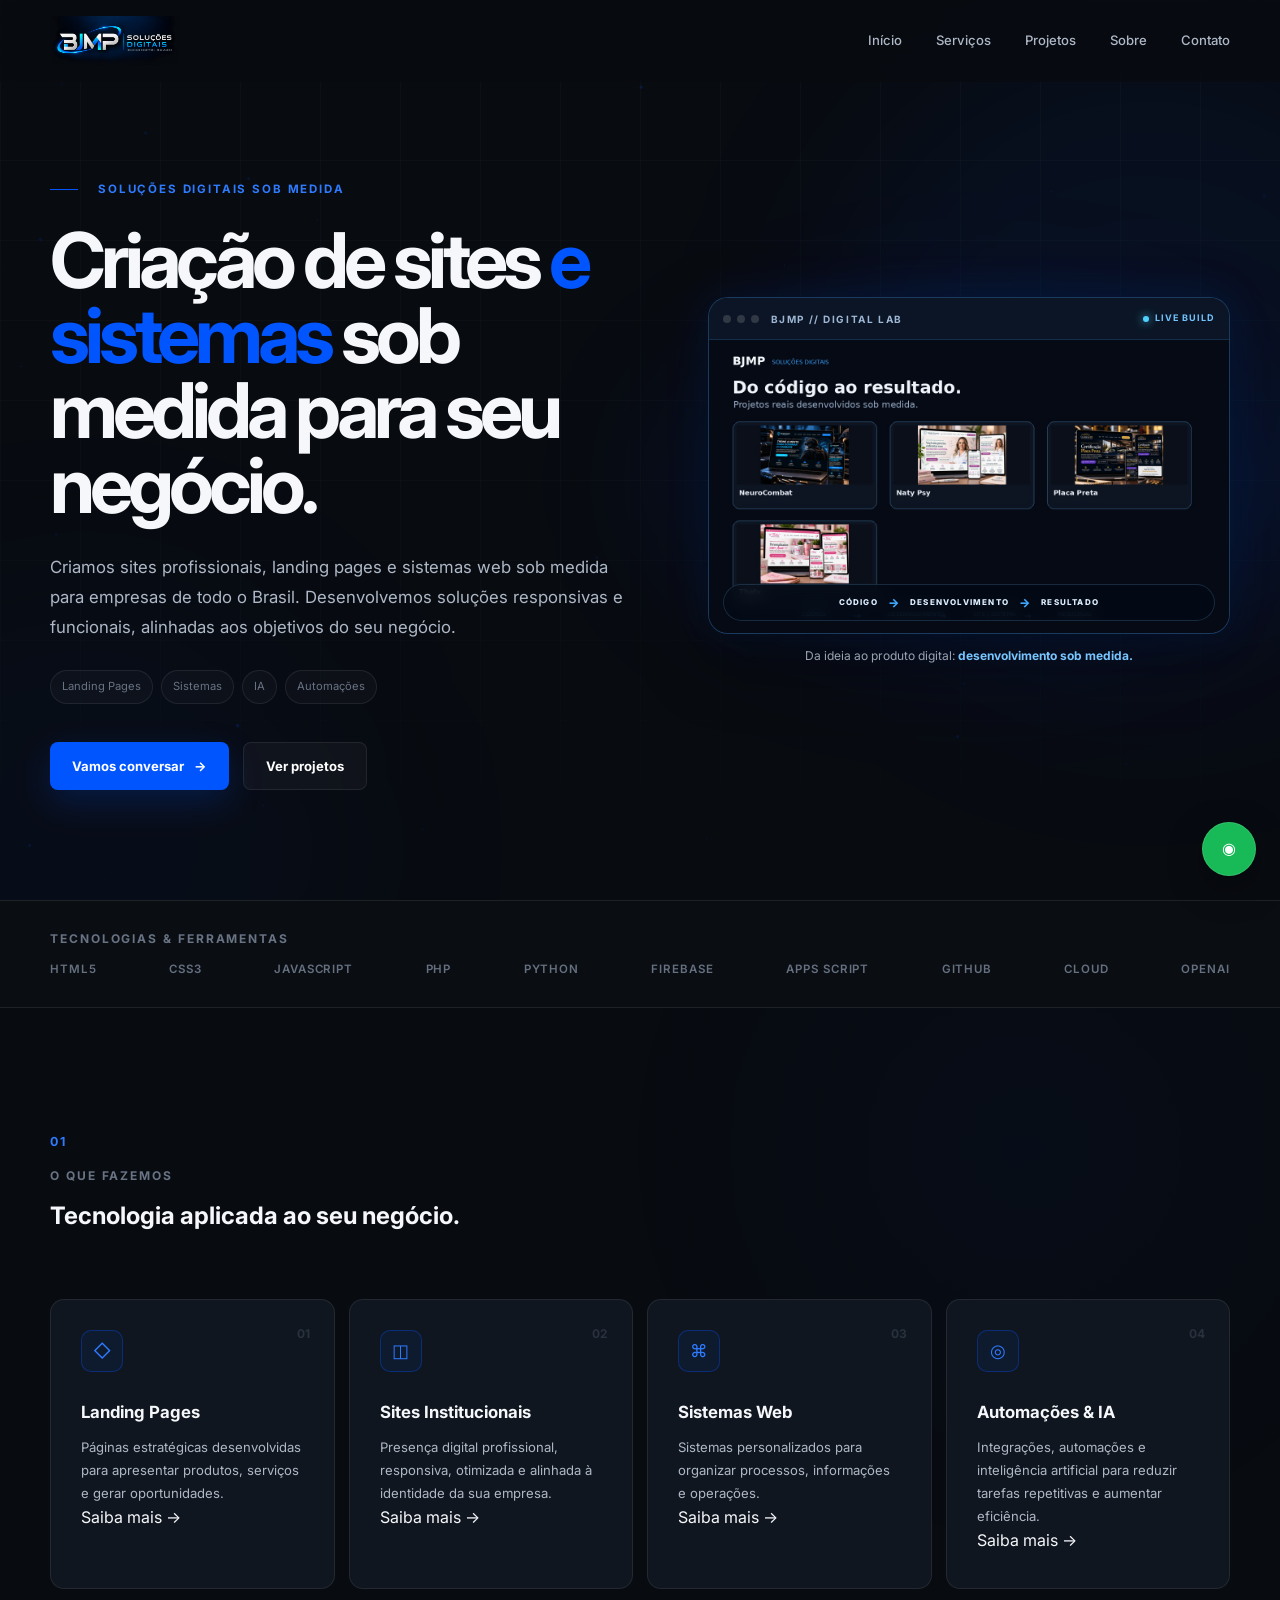
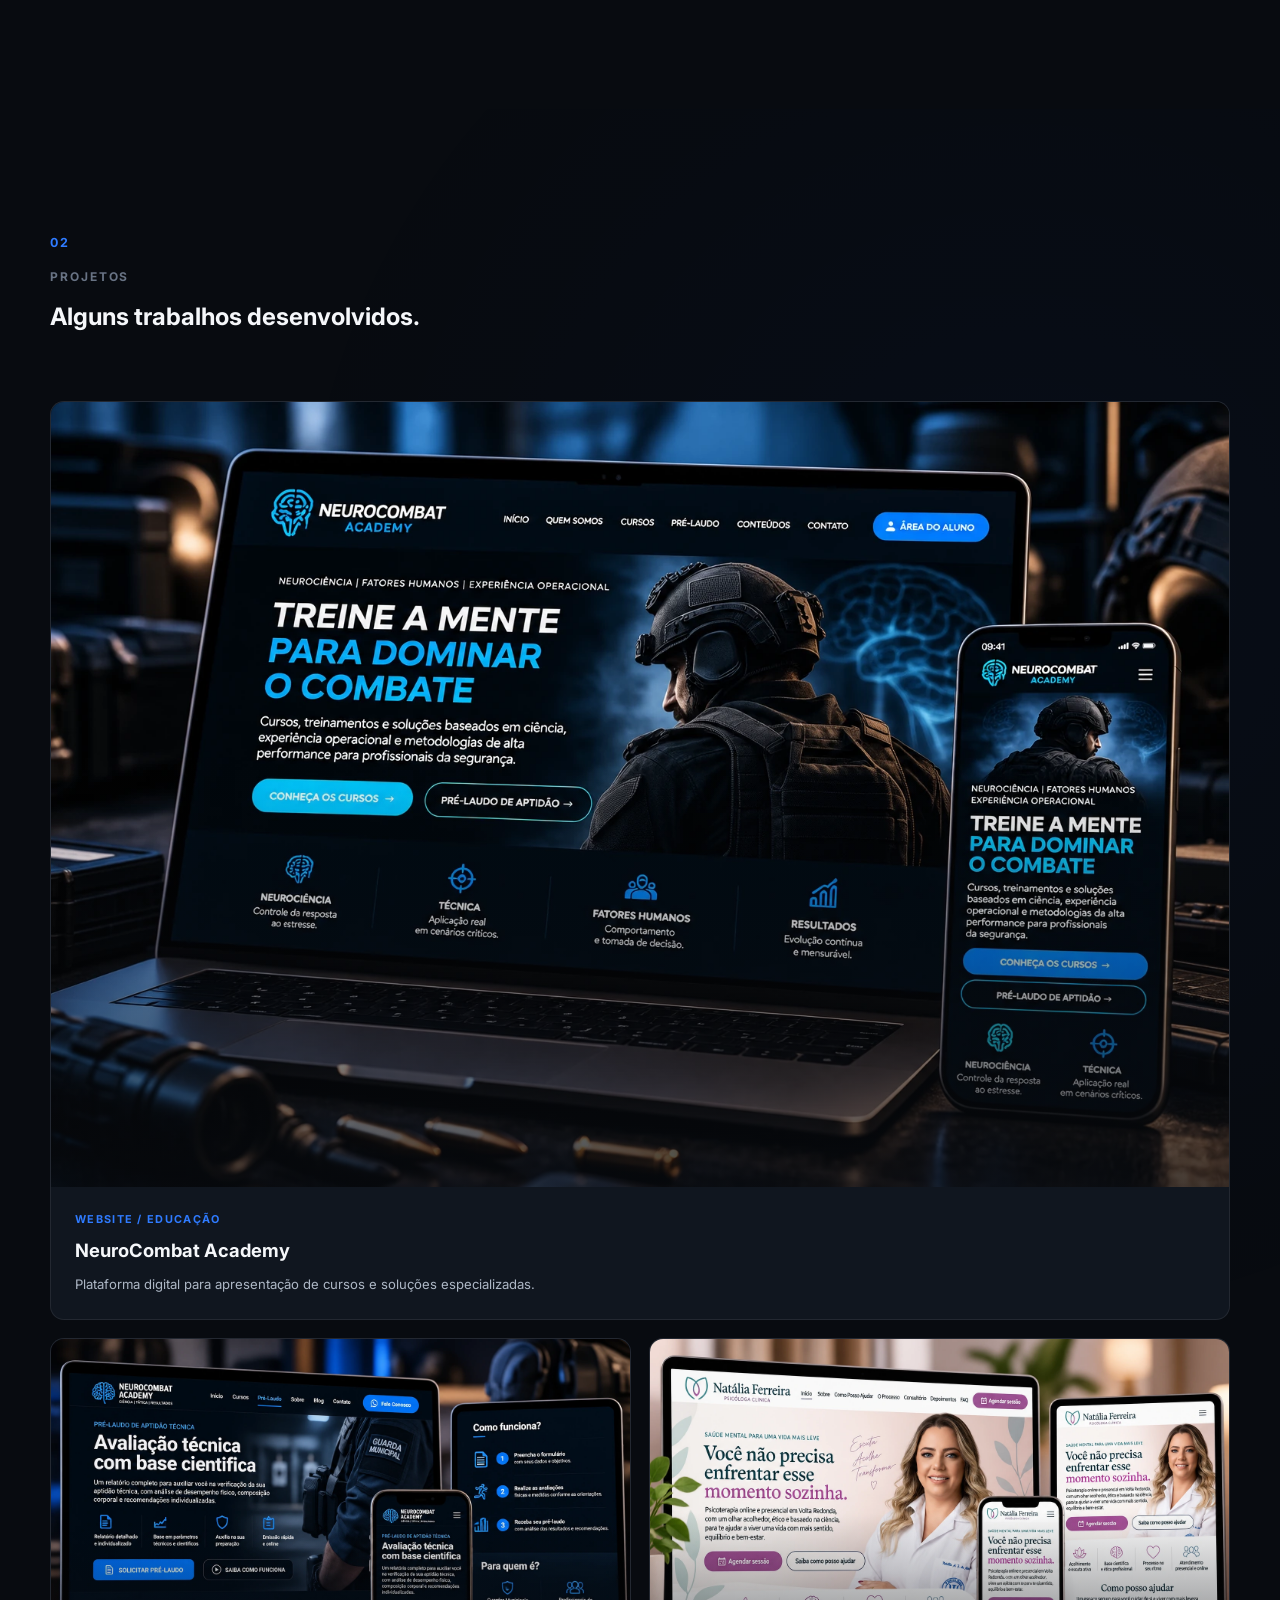
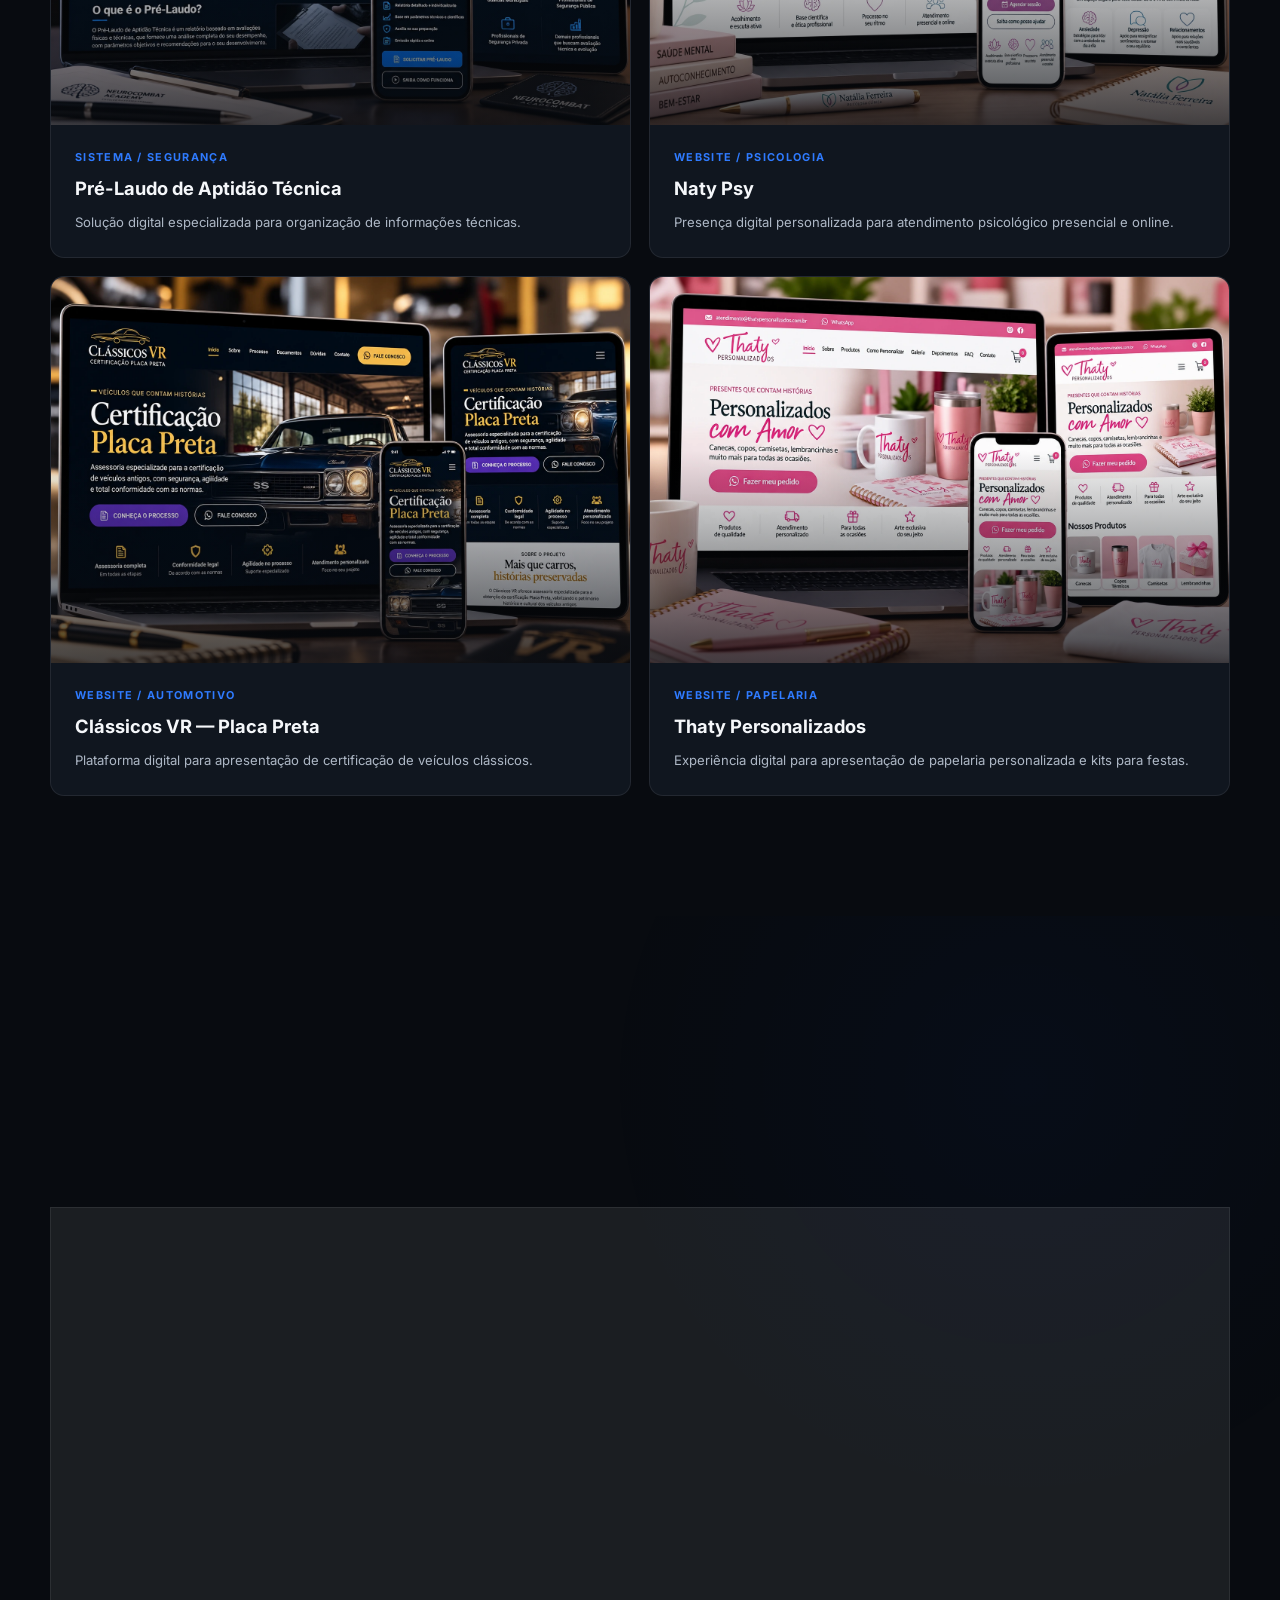
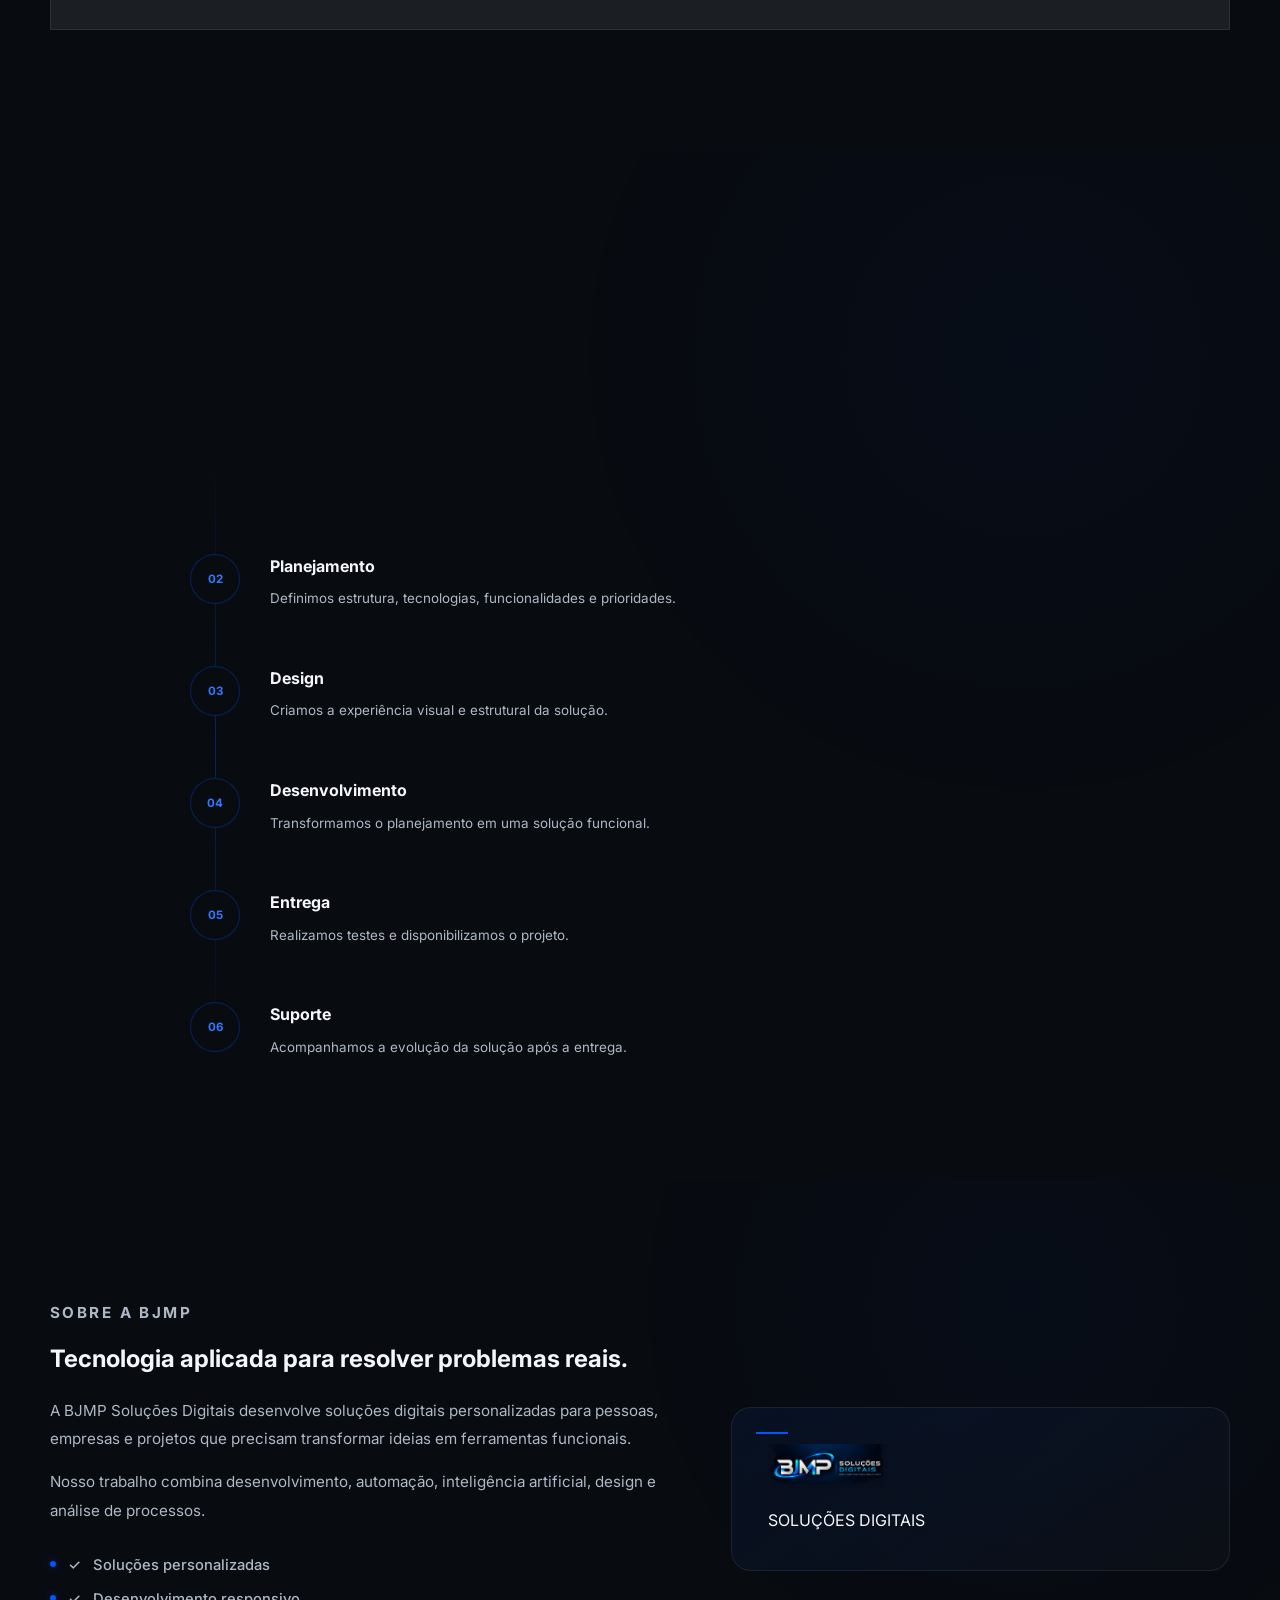
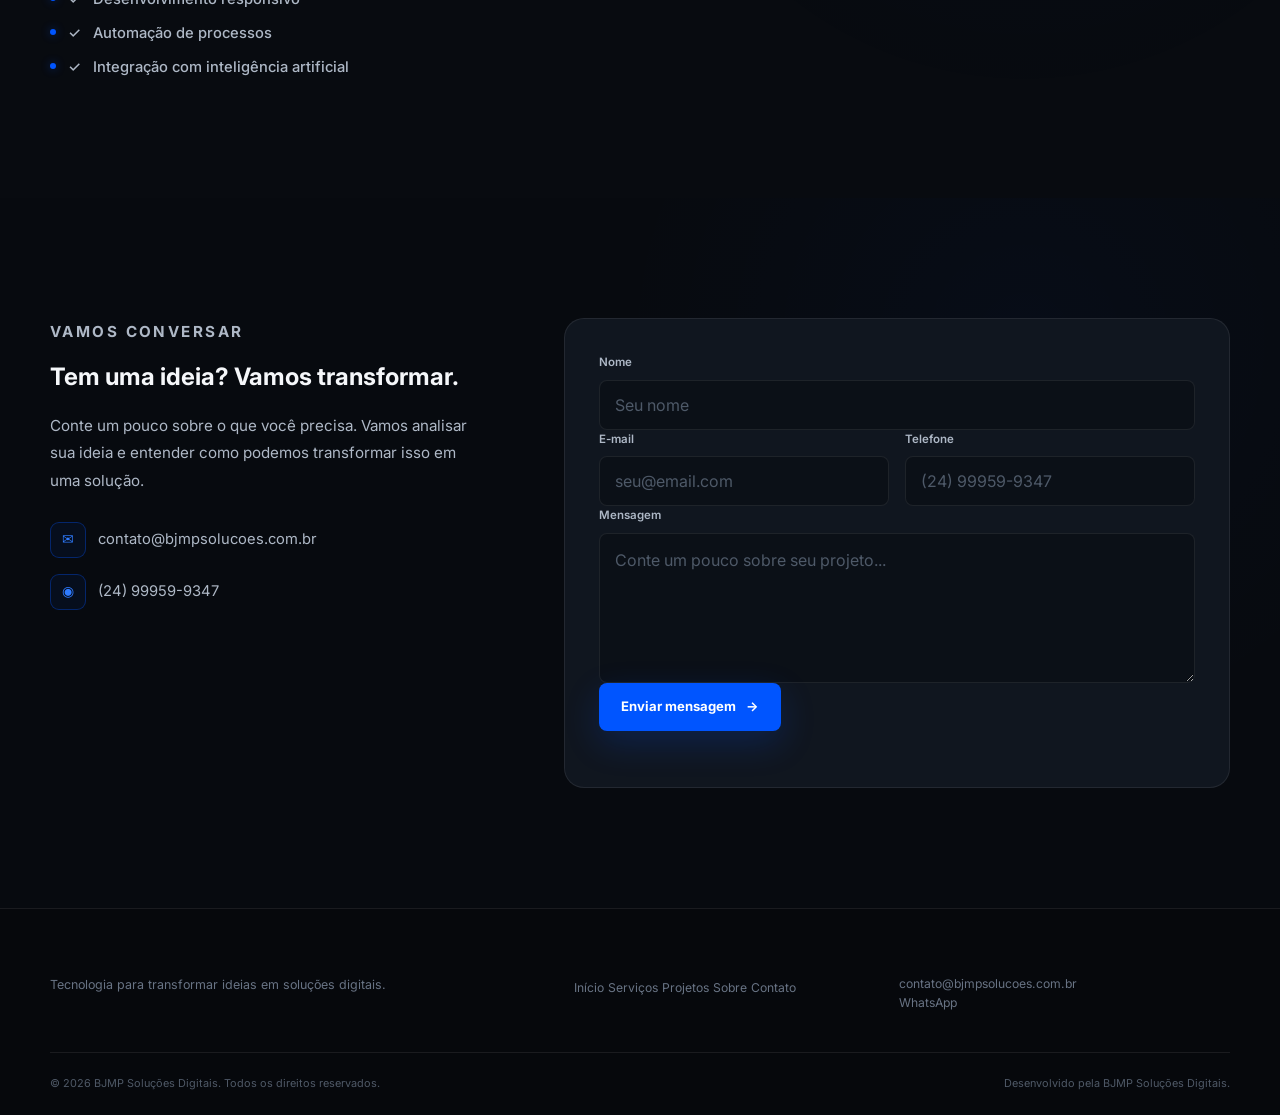
<file: index.html>
<!DOCTYPE html>
<html lang="pt-BR">
<head>

    <!-- Google Analytics 4: BJMP Soluções Digitais -->
    <script async src="https://www.googletagmanager.com/gtag/js?id=G-PEJJYLBZ94"></script>
    <script>
        window.dataLayer = window.dataLayer || [];
        function gtag(){dataLayer.push(arguments);}
        gtag('js', new Date());
        gtag('config', 'G-PEJJYLBZ94');
    </script>
    <meta charset="UTF-8">

    <meta
        name="viewport"
        content="width=device-width, initial-scale=1.0"
    >

    <meta
        name="description"
        content="Criação de sites, landing pages e sistemas web sob medida para empresas em todo o Brasil. Soluções responsivas, funcionais e alinhadas aos objetivos do seu negócio."
    >

    <meta
        name="theme-color"
        content="#050505"
    >

    <meta
        name="author"
        content="BJMP Soluções Digitais"
    >

    <meta
        name="robots"
        content="index, follow"
    >

    <link
        rel="canonical"
        href="https://www.bjmpsolucoes.com.br/"
    >

    <meta
        property="og:type"
        content="website"
    >

    <meta
        property="og:locale"
        content="pt_BR"
    >

    <meta
        property="og:site_name"
        content="BJMP Soluções Digitais"
    >

    <meta
        property="og:title"
        content="Criação de Sites e Sistemas Sob Medida | BJMP Soluções Digitais"
    >

    <meta
        property="og:description"
        content="Criação de sites, landing pages e sistemas web sob medida para empresas em todo o Brasil. Conheça os projetos da BJMP Soluções Digitais."
    >

    <meta
        property="og:url"
        content="https://www.bjmpsolucoes.com.br/"
    >

    <meta
        property="og:image"
        content="https://www.bjmpsolucoes.com.br/img/og-bjmp.jpg"
    >

    <meta
        name="twitter:card"
        content="summary_large_image"
    >

    <meta
        name="twitter:title"
        content="Criação de Sites e Sistemas Sob Medida | BJMP Soluções Digitais"
    >

    <meta
        name="twitter:description"
        content="Criação de sites, landing pages e sistemas web sob medida para empresas em todo o Brasil."
    >

    <meta
        name="twitter:image"
        content="https://www.bjmpsolucoes.com.br/img/og-bjmp.jpg"
    >

    <title>Criação de Sites e Sistemas Sob Medida | BJMP Soluções Digitais</title>

    <link
        rel="icon"
        type="image/svg+xml"
        href="img/icon-bjmp.svg"
    >

    <link rel="preconnect" href="https://fonts.googleapis.com">
    <link
        rel="preconnect"
        href="https://fonts.gstatic.com"
        crossorigin
    >

    <link
        href="https://fonts.googleapis.com/css2?family=Inter:wght@400;500;600;700;800&display=swap"
        rel="stylesheet"
    >

    <link
        rel="stylesheet"
        href="css/style.css"
    >

    <script type="application/ld+json">
    {
      "@context": "https://schema.org",
      "@graph": [
        {
          "@type": "Organization",
          "@id": "https://www.bjmpsolucoes.com.br/#organization",
          "name": "BJMP Soluções Digitais",
          "url": "https://www.bjmpsolucoes.com.br/",
          "logo": "https://www.bjmpsolucoes.com.br/img/logo-bjmp.svg",
          "email": "contato@bjmpsolucoes.com.br",
          "telephone": "+55 24 99959-9347",
          "description": "Desenvolvimento remoto de sites, landing pages, sistemas web, automações e soluções digitais com inteligência artificial para empresas e profissionais em todo o Brasil.",
          "areaServed": {
            "@type": "Country",
            "name": "Brasil"
          },
          "contactPoint": {
            "@type": "ContactPoint",
            "contactType": "Atendimento comercial",
            "email": "contato@bjmpsolucoes.com.br",
            "telephone": "+55 24 99959-9347",
            "availableLanguage": ["Portuguese"]
          }
        },
        {
          "@type": "WebSite",
          "@id": "https://www.bjmpsolucoes.com.br/#website",
          "url": "https://www.bjmpsolucoes.com.br/",
          "name": "BJMP Soluções Digitais",
          "inLanguage": "pt-BR",
          "publisher": {
            "@id": "https://www.bjmpsolucoes.com.br/#organization"
          }
        },
        {
          "@type": "WebPage",
          "@id": "https://www.bjmpsolucoes.com.br/#webpage",
          "url": "https://www.bjmpsolucoes.com.br/",
          "name": "BJMP Soluções Digitais | Sites, Sistemas, IA e Automações",
          "description": "Criação de sites, landing pages, sistemas web, automações e soluções digitais com inteligência artificial.",
          "isPartOf": {
            "@id": "https://www.bjmpsolucoes.com.br/#website"
          },
          "about": {
            "@id": "https://www.bjmpsolucoes.com.br/#organization"
          },
          "mainEntity": [
            {"@id": "https://www.bjmpsolucoes.com.br/servicos/#landing-pages"},
            {"@id": "https://www.bjmpsolucoes.com.br/servicos/#sites-institucionais"},
            {"@id": "https://www.bjmpsolucoes.com.br/servicos/#sistemas-web"},
            {"@id": "https://www.bjmpsolucoes.com.br/servicos/#automacoes-ia"}
          ],
          "inLanguage": "pt-BR"
        },
        {
          "@type": "Service",
          "@id": "https://www.bjmpsolucoes.com.br/servicos/#landing-pages",
          "name": "Desenvolvimento de Landing Pages",
          "serviceType": "Landing Pages",
          "description": "Páginas estratégicas para apresentar produtos e serviços e gerar oportunidades de contato.",
          "provider": {"@id": "https://www.bjmpsolucoes.com.br/#organization"},
          "areaServed": {"@type": "Country", "name": "Brasil"},
          "url": "https://www.bjmpsolucoes.com.br/servicos/#landing-pages"
        },
        {
          "@type": "Service",
          "@id": "https://www.bjmpsolucoes.com.br/servicos/#sites-institucionais",
          "name": "Desenvolvimento de Sites Institucionais",
          "serviceType": "Sites institucionais",
          "description": "Sites profissionais e responsivos alinhados à identidade e aos objetivos da empresa.",
          "provider": {"@id": "https://www.bjmpsolucoes.com.br/#organization"},
          "areaServed": {"@type": "Country", "name": "Brasil"},
          "url": "https://www.bjmpsolucoes.com.br/servicos/#sites-institucionais"
        },
        {
          "@type": "Service",
          "@id": "https://www.bjmpsolucoes.com.br/servicos/#sistemas-web",
          "name": "Desenvolvimento de Sistemas Web",
          "serviceType": "Sistemas web personalizados",
          "description": "Sistemas personalizados para organizar processos, informações e operações.",
          "provider": {"@id": "https://www.bjmpsolucoes.com.br/#organization"},
          "areaServed": {"@type": "Country", "name": "Brasil"},
          "url": "https://www.bjmpsolucoes.com.br/servicos/#sistemas-web"
        },
        {
          "@type": "Service",
          "@id": "https://www.bjmpsolucoes.com.br/servicos/#automacoes-ia",
          "name": "Automações e Inteligência Artificial",
          "serviceType": "Automações e soluções com inteligência artificial",
          "description": "Integrações e automações para reduzir tarefas repetitivas e apoiar a eficiência operacional.",
          "provider": {"@id": "https://www.bjmpsolucoes.com.br/#organization"},
          "areaServed": {"@type": "Country", "name": "Brasil"},
          "url": "https://www.bjmpsolucoes.com.br/servicos/#automacoes-ia"
        }
      ]
    }
    </script>



    <!-- BJMP HERO VIDEO OVERRIDES -->
    <style>
        .hero-video-wrap {
            position: relative;
        }

        .hero-video-card {
            position: relative;
            z-index: 2;
            width: 100%;
            overflow: hidden;
            border: 1px solid rgba(75, 170, 255, 0.28);
            border-radius: 20px;
            background: #07111f;
            box-shadow: 0 24px 70px rgba(0, 0, 0, 0.42), 0 0 45px rgba(0, 102, 255, 0.14);
        }

        .hero-video-header {
            min-height: 42px;
            display: flex;
            align-items: center;
            gap: 12px;
            padding: 0 14px;
            background: rgba(12, 22, 37, 0.98);
            border-bottom: 1px solid rgba(75, 170, 255, 0.16);
        }

        .hero-video-label {
            flex: 1;
            color: #9eb7d4;
            font-size: 10px;
            font-weight: 700;
            letter-spacing: 1.6px;
        }

        .hero-video-status {
            display: flex;
            align-items: center;
            gap: 6px;
            color: #72c4ff;
            font-size: 9px;
            font-weight: 700;
            letter-spacing: 1px;
        }

        .hero-video-status span {
            width: 6px;
            height: 6px;
            border-radius: 50%;
            background: #4fd1ff;
            box-shadow: 0 0 10px #4fd1ff;
        }

        .hero-video-frame {
            position: relative;
            aspect-ratio: 16 / 9;
            background: #050b14;
            overflow: hidden;
        }

        .hero-video {
            display: block;
            width: 100%;
            height: 100%;
            object-fit: cover;
        }

        .hero-video-overlay {
            position: absolute;
            left: 14px;
            right: 14px;
            bottom: 12px;
            display: flex;
            justify-content: center;
            align-items: center;
            gap: 10px;
            padding: 8px 12px;
            border: 1px solid rgba(110, 190, 255, 0.18);
            border-radius: 999px;
            background: rgba(4, 11, 21, 0.72);
            backdrop-filter: blur(8px);
            color: #dceeff;
            font-size: 8px;
            font-weight: 800;
            letter-spacing: 1.2px;
            pointer-events: none;
        }

        .hero-video-overlay i {
            color: #43aaff;
            font-style: normal;
            font-size: 12px;
        }

        .hero-video-caption {
            position: relative;
            z-index: 2;
            margin: 12px 4px 0;
            color: rgba(210, 224, 240, 0.72);
            font-size: 12px;
            text-align: center;
        }

        .hero-video-caption strong {
            color: #78c6ff;
        }

        @media (max-width: 900px) {
            .hero-video-card {
                border-radius: 16px;
            }

            .hero-video-overlay {
                gap: 6px;
                font-size: 7px;
                letter-spacing: .8px;
            }

            .hero-video-status {
                display: none;
            }
        }

        @media (prefers-reduced-motion: reduce) {
            .hero-video {
                animation: none !important;
            }
        }
    </style>

</head>

<body>

    <!-- ==========================================
         LOADER
    =========================================== -->

    <div
        class="loader"
        id="loader"
        aria-hidden="true"
    >

        <img
            src="img/logo-bjmp.svg"
            alt="BJMP Soluções Digitais"
            class="loader-logo"
        >

        <div class="loader-line"></div>

    </div>


    <!-- ==========================================
         EFEITOS DE FUNDO
    =========================================== -->

    <div
        class="mouse-glow"
        id="mouseGlow"
    ></div>

    <canvas
        id="particles"
        aria-hidden="true"
    ></canvas>


    <!-- ==========================================
         HEADER
    =========================================== -->

    <header id="header">

        <div class="container header-content">

            <a
                href="#inicio"
                class="logo"
                aria-label="BJMP Soluções Digitais - Início"
            >

                <img
                    src="img/logo-bjmp.svg"
                    alt="BJMP Soluções Digitais"
                    class="logo-img"
                >

            </a>


            <nav
                class="nav"
                id="mainNav"
                aria-label="Navegação principal"
            >

                <a href="#inicio">Início</a>
                <a href="/servicos/">Serviços</a>
                <a href="#projetos">Projetos</a>
                <a href="https://www.bjmpsolucoes.com.br/sobre/">Sobre</a>
                <a href="https://www.bjmpsolucoes.com.br/contato/">Contato</a>

            </nav>


            <button
                class="menu-toggle"
                id="menuToggle"
                type="button"
                aria-label="Abrir menu"
                aria-expanded="false"
                aria-controls="mainNav"
            >

                <span></span>
                <span></span>
                <span></span>

            </button>

        </div>

    </header>


    <main>

        <!-- ==========================================
             HERO
        =========================================== -->

        <section
            class="hero"
            id="inicio"
        >

            <div class="hero-grid"></div>

            <div class="container hero-content">

                <div class="hero-text fade-up">

                    <div class="eyebrow">

                        <span class="eyebrow-dot"></span>

                        Soluções digitais sob medida

                    </div>


                    <h1>

                        Criação de sites

                        <span>e sistemas</span>

                        sob medida para seu negócio.

                    </h1>


                    <p class="hero-description">

                        Criamos sites profissionais, landing pages e sistemas web sob medida
                        para empresas de todo o Brasil. Desenvolvemos soluções
                        responsivas e funcionais, alinhadas aos objetivos do seu negócio.

                    </p>


                    <div class="hero-tags">

                        <span>Landing Pages</span>
                        <span>Sistemas</span>
                        <span>IA</span>
                        <span>Automações</span>

                    </div>


                    <div class="hero-actions">

                        <a
                            href="#contato"
                            class="btn btn-primary"
                        >

                            Vamos conversar

                            <span>→</span>

                        </a>


                        <a
                            href="#projetos"
                            class="btn btn-secondary"
                        >

                            Ver projetos

                        </a>

                    </div>

                </div>


                <div class="hero-visual hero-video-wrap fade-up">

                    <div class="visual-glow"></div>

                    <div class="hero-video-card">

                        <div class="hero-video-header">

                            <div class="window-controls" aria-hidden="true">
                                <span></span>
                                <span></span>
                                <span></span>
                            </div>

                            <div class="hero-video-label">
                                BJMP // DIGITAL LAB
                            </div>

                            <div class="hero-video-status" aria-hidden="true">
                                <span></span> LIVE BUILD
                            </div>

                        </div>

                        <div class="hero-video-frame">

                            <video
                                class="hero-video"
                                autoplay
                                muted
                                loop
                                playsinline
                                preload="metadata"
                                poster="img/bjmp-hero-code-to-result-poster.jpg"
                                aria-label="Demonstração visual do processo de desenvolvimento da BJMP Soluções Digitais, do código ao resultado final"
                            >
                                <source src="img/bjmp-hero-code-to-result.mp4" type="video/mp4">
                                Seu navegador não suporta vídeo HTML5.
                            </video>

                            <div class="hero-video-overlay" aria-hidden="true">
                                <span>CÓDIGO</span>
                                <i>→</i>
                                <span>DESENVOLVIMENTO</span>
                                <i>→</i>
                                <span>RESULTADO</span>
                            </div>

                        </div>

                    </div>

                    <p class="hero-video-caption">
                        Da ideia ao produto digital: <strong>desenvolvimento sob medida.</strong>
                    </p>

                </div>

            </div>

        </section>


        <!-- ==========================================
             TECNOLOGIAS
        =========================================== -->

        <section class="tech-section">

            <div class="container">

                <p class="section-overline">
                    TECNOLOGIAS &amp; FERRAMENTAS
                </p>

                <div class="tech-list">

                    <span>HTML5</span>
                    <span>CSS3</span>
                    <span>JavaScript</span>
                    <span>PHP</span>
                    <span>Python</span>
                    <span>Firebase</span>
                    <span>Apps Script</span>
                    <span>GitHub</span>
                    <span>Cloud</span>
                    <span>OpenAI</span>

                </div>

            </div>

        </section>


        <!-- ==========================================
             SERVIÇOS
        =========================================== -->

        <section
            class="section"
            id="servicos"
        >

            <div class="container">

                <div class="section-heading fade-up">

                    <span class="section-number">
                        01
                    </span>

                    <div>

                        <p class="section-overline">
                            O QUE FAZEMOS
                        </p>

                        <h2>

                            Tecnologia aplicada

                            <span>
                                ao seu negócio.
                            </span>

                        </h2>

                    </div>

                </div>


                <div class="services-grid">

                    <article class="service-card fade-up">

                        <div class="service-icon">
                            ◇
                        </div>

                        <span class="service-number">
                            01
                        </span>

                        <h3>
                            Landing Pages
                        </h3>

                        <p>

                            Páginas estratégicas desenvolvidas para
                            apresentar produtos, serviços e gerar
                            oportunidades.

                        </p>

                        <a href="#contato">
                            Saiba mais →
                        </a>

                    </article>


                    <article class="service-card fade-up">

                        <div class="service-icon">
                            ◫
                        </div>

                        <span class="service-number">
                            02
                        </span>

                        <h3>
                            Sites Institucionais
                        </h3>

                        <p>

                            Presença digital profissional, responsiva,
                            otimizada e alinhada à identidade da sua
                            empresa.

                        </p>

                        <a href="#contato">
                            Saiba mais →
                        </a>

                    </article>


                    <article class="service-card fade-up">

                        <div class="service-icon">
                            ⌘
                        </div>

                        <span class="service-number">
                            03
                        </span>

                        <h3>
                            Sistemas Web
                        </h3>

                        <p>

                            Sistemas personalizados para organizar
                            processos, informações e operações.

                        </p>

                        <a href="#contato">
                            Saiba mais →
                        </a>

                    </article>


                    <article class="service-card fade-up">

                        <div class="service-icon">
                            ◎
                        </div>

                        <span class="service-number">
                            04
                        </span>

                        <h3>
                            Automações &amp; IA
                        </h3>

                        <p>

                            Integrações, automações e inteligência
                            artificial para reduzir tarefas repetitivas
                            e aumentar eficiência.

                        </p>

                        <a href="#contato">
                            Saiba mais →
                        </a>

                    </article>

                </div>

            </div>

        </section>


        <!-- ==========================================
             PROJETOS
        =========================================== -->

        <section
            class="section projects-section"
            id="projetos"
        >

            <div class="container">

                <div class="section-heading fade-up">

                    <span class="section-number">
                        02
                    </span>

                    <div>

                        <p class="section-overline">
                            PROJETOS
                        </p>

                        <h2>

                            Alguns trabalhos

                            <span>
                                desenvolvidos.
                            </span>

                        </h2>

                    </div>

                </div>


                <div class="portfolio-grid">

                    <article class="portfolio-card portfolio-large fade-up">

                        <div class="portfolio-image">

                            <img
                                src="img/neurocombat.webp"
                                alt="NeuroCombat Academy"
                                loading="lazy"
                            >

                        </div>

                        <div class="portfolio-info">

                            <span>
                                Website / Educação
                            </span>

                            <h3>
                                NeuroCombat Academy
                            </h3>

                            <p>

                                Plataforma digital para apresentação
                                de cursos e soluções especializadas.

                            </p>

                        </div>

                    </article>


                    <article class="portfolio-card fade-up">

                        <div class="portfolio-image">

                            <img
                                src="img/pre-laudo-1.webp"
                                alt="Pré-Laudo de Aptidão Técnica"
                                loading="lazy"
                            >

                        </div>

                        <div class="portfolio-info">

                            <span>
                                Sistema / Segurança
                            </span>

                            <h3>
                                Pré-Laudo de Aptidão Técnica
                            </h3>

                            <p>

                                Solução digital especializada para
                                organização de informações técnicas.

                            </p>

                        </div>

                    </article>


                    <article class="portfolio-card fade-up">

                        <div class="portfolio-image">

                            <img
                                src="img/natalia-final.webp"
                                alt="Naty Psy — Natália Ferreira Psicóloga Clínica"
                                loading="lazy"
                            >

                        </div>

                        <div class="portfolio-info">

                            <span>
                                Website / Psicologia
                            </span>

                            <h3>
                                Naty Psy
                            </h3>

                            <p>

                                Presença digital personalizada para
                                atendimento psicológico presencial e online.

                            </p>

                        </div>

                    </article>


                    <article class="portfolio-card fade-up">

                        <div class="portfolio-image">

                            <img
                                src="img/placapreta.webp"
                                alt="Clássicos VR — Certificação Placa Preta"
                                loading="lazy"
                            >

                        </div>

                        <div class="portfolio-info">

                            <span>
                                Website / Automotivo
                            </span>

                            <h3>
                                Clássicos VR — Placa Preta
                            </h3>

                            <p>

                                Plataforma digital para apresentação
                                de certificação de veículos clássicos.

                            </p>

                        </div>

                    </article>


                    <article class="portfolio-card fade-up">

                        <div class="portfolio-image">

                            <img
                                src="img/thaty-personalizados-corrigido.webp"
                                alt="Thaty Personalizados — Nosso Encanto Papelaria Personalizada"
                                loading="lazy"
                            >

                        </div>

                        <div class="portfolio-info">

                            <span>
                                Website / Papelaria
                            </span>

                            <h3>
                                Thaty Personalizados
                            </h3>

                            <p>

                                Experiência digital para apresentação
                                de papelaria personalizada e kits para festas.

                            </p>

                        </div>

                    </article>

                </div>

            </div>

        </section>


        <!-- ==========================================
             BENEFÍCIOS
        =========================================== -->

        <section class="section benefits-section">

            <div class="container">

                <div class="section-heading fade-up">

                    <span class="section-number">
                        03
                    </span>

                    <div>

                        <p class="section-overline">
                            DIFERENCIAIS
                        </p>

                        <h2>

                            Desenvolvido para

                            <span>
                                funcionar.
                            </span>

                        </h2>

                    </div>

                </div>


                <div class="benefits-grid">

                    <div class="benefit-item fade-up">

                        <strong>01</strong>

                        <h3>
                            Código limpo
                        </h3>

                        <p>

                            Estrutura organizada e preparada para
                            manutenção e evolução.

                        </p>

                    </div>


                    <div class="benefit-item fade-up">

                        <strong>02</strong>

                        <h3>
                            Performance
                        </h3>

                        <p>

                            Desenvolvimento pensando em velocidade
                            e experiência do usuário.

                        </p>

                    </div>


                    <div class="benefit-item fade-up">

                        <strong>03</strong>

                        <h3>
                            SEO
                        </h3>

                        <p>

                            Estrutura preparada para mecanismos
                            de busca.

                        </p>

                    </div>


                    <div class="benefit-item fade-up">

                        <strong>04</strong>

                        <h3>
                            Inteligência Artificial
                        </h3>

                        <p>

                            IA aplicada quando realmente agrega
                            valor ao projeto.

                        </p>

                    </div>


                    <div class="benefit-item fade-up">

                        <strong>05</strong>

                        <h3>
                            Design
                        </h3>

                        <p>

                            Interfaces modernas, responsivas e
                            alinhadas ao objetivo do projeto.

                        </p>

                    </div>


                    <div class="benefit-item fade-up">

                        <strong>06</strong>

                        <h3>
                            Suporte
                        </h3>

                        <p>

                            Acompanhamento para manutenção e
                            evolução da solução.

                        </p>

                    </div>


                    <div class="benefit-item fade-up">

                        <strong>07</strong>

                        <h3>
                            Segurança
                        </h3>

                        <p>

                            Boas práticas de desenvolvimento e
                            proteção das informações.

                        </p>

                    </div>


                    <div class="benefit-item fade-up">

                        <strong>08</strong>

                        <h3>
                            Escalabilidade
                        </h3>

                        <p>

                            Projetos preparados para crescer
                            conforme a necessidade.

                        </p>

                    </div>

                </div>

            </div>

        </section>


        <!-- ==========================================
             PROCESSO
        =========================================== -->

        <section class="section process-section">

            <div class="container">

                <div class="section-heading fade-up">

                    <span class="section-number">
                        04
                    </span>

                    <div>

                        <p class="section-overline">
                            PROCESSO
                        </p>

                        <h2>

                            Da ideia à

                            <span>
                                solução.
                            </span>

                        </h2>

                    </div>

                </div>


                <div class="timeline">

                    <div class="timeline-item fade-up">

                        <span>01</span>

                        <div>

                            <h3>
                                Briefing
                            </h3>

                            <p>

                                Entendemos o problema, os objetivos
                                e as necessidades do projeto.

                            </p>

                        </div>

                    </div>


                    <div class="timeline-item fade-up">

                        <span>02</span>

                        <div>

                            <h3>
                                Planejamento
                            </h3>

                            <p>

                                Definimos estrutura, tecnologias,
                                funcionalidades e prioridades.

                            </p>

                        </div>

                    </div>


                    <div class="timeline-item fade-up">

                        <span>03</span>

                        <div>

                            <h3>
                                Design
                            </h3>

                            <p>

                                Criamos a experiência visual e
                                estrutural da solução.

                            </p>

                        </div>

                    </div>


                    <div class="timeline-item fade-up">

                        <span>04</span>

                        <div>

                            <h3>
                                Desenvolvimento
                            </h3>

                            <p>

                                Transformamos o planejamento em
                                uma solução funcional.

                            </p>

                        </div>

                    </div>


                    <div class="timeline-item fade-up">

                        <span>05</span>

                        <div>

                            <h3>
                                Entrega
                            </h3>

                            <p>

                                Realizamos testes e disponibilizamos
                                o projeto.

                            </p>

                        </div>

                    </div>


                    <div class="timeline-item fade-up">

                        <span>06</span>

                        <div>

                            <h3>
                                Suporte
                            </h3>

                            <p>

                                Acompanhamos a evolução da solução
                                após a entrega.

                            </p>

                        </div>

                    </div>

                </div>

            </div>

        </section>


        <!-- ==========================================
             SOBRE
        =========================================== -->

        <section
            class="section about-section"
            id="sobre"
        >

            <div class="container about-grid">

                <div class="about-content fade-up">

                    <p class="section-overline">
                        SOBRE A BJMP
                    </p>

                    <h2>

                        Tecnologia aplicada
                        para resolver

                        <span>
                            problemas reais.
                        </span>

                    </h2>

                    <p>

                        A BJMP Soluções Digitais desenvolve soluções
                        digitais personalizadas para pessoas, empresas
                        e projetos que precisam transformar ideias em
                        ferramentas funcionais.

                    </p>

                    <p>

                        Nosso trabalho combina desenvolvimento,
                        automação, inteligência artificial, design e
                        análise de processos.

                    </p>


                    <ul class="about-list">

                        <li>

                            <span>✓</span>

                            Soluções personalizadas

                        </li>

                        <li>

                            <span>✓</span>

                            Desenvolvimento responsivo

                        </li>

                        <li>

                            <span>✓</span>

                            Automação de processos

                        </li>

                        <li>

                            <span>✓</span>

                            Integração com inteligência artificial

                        </li>

                    </ul>

                </div>


                <div class="about-card fade-up">

                    <div class="about-card-glow"></div>

                    <img
                        src="img/logo-bjmp.svg"
                        alt="BJMP Soluções Digitais"
                    >

                    <span>
                        SOLUÇÕES DIGITAIS
                    </span>

                </div>

            </div>

        </section>


        <!-- ==========================================
             CONTATO
        =========================================== -->

        <section
            class="section contact-section"
            id="contato"
        >

            <div class="container contact-grid">

                <div class="contact-content fade-up">

                    <p class="section-overline">
                        VAMOS CONVERSAR
                    </p>

                    <h2>

                        Tem uma ideia?

                        <span>
                            Vamos transformar.
                        </span>

                    </h2>

                    <p>

                        Conte um pouco sobre o que você precisa.
                        Vamos analisar sua ideia e entender como
                        podemos transformar isso em uma solução.

                    </p>


                    <div class="contact-details">

                        <a
                            href="mailto:contato@bjmpsolucoes.com.br"
                        >

                            <span>✉</span>

                            contato@bjmpsolucoes.com.br

                        </a>


                        <a
                            href="https://wa.me/5524999599347"
                            target="_blank"
                            rel="noopener noreferrer"
                        >

                            <span>◉</span>

                            (24) 99959-9347

                        </a>

                    </div>

                </div>


                <div class="contact-form-wrapper fade-up">

                    <form
                        id="contactForm"
                        method="post"
                        action="/api/contact.php"
                        novalidate
                    >

                        <div class="form-group">

                            <label for="nome">
                                Nome
                            </label>

                            <input
                                type="text"
                                id="nome"
                                name="nome"
                                placeholder="Seu nome"
                                autocomplete="name"
                                maxlength="100"
                                required
                            >

                        </div>


                        <div class="form-row">

                            <div class="form-group">

                                <label for="email">
                                    E-mail
                                </label>

                                <input
                                    type="email"
                                    id="email"
                                    name="email"
                                    placeholder="seu@email.com"
                                    autocomplete="email"
                                    maxlength="254"
                                    required
                                >

                            </div>


                            <div class="form-group">

                                <label for="telefone">
                                    Telefone
                                </label>

                                <input
                                    type="tel"
                                    id="telefone"
                                    name="telefone"
                                    placeholder="(24) 99959-9347"
                                    autocomplete="tel"
                                    maxlength="30"
                                >

                            </div>

                        </div>


                        <!-- Honeypot anti-spam -->

                        <div
                            class="form-honeypot"
                            aria-hidden="true"
                        >

                            <label for="website">
                                Website
                            </label>

                            <input
                                type="text"
                                id="website"
                                name="website"
                                tabindex="-1"
                                autocomplete="off"
                            >

                        </div>


                        <div class="form-group">

                            <label for="mensagem">
                                Mensagem
                            </label>

                            <textarea
                                id="mensagem"
                                name="mensagem"
                                placeholder="Conte um pouco sobre seu projeto..."
                                maxlength="2000"
                                required
                            ></textarea>

                        </div>


                        <button
                            type="submit"
                            class="btn btn-primary btn-submit"
                            id="submitButton"
                        >

                            Enviar mensagem

                            <span>→</span>

                        </button>


                        <div
                            id="formStatus"
                            class="form-status"
                            role="status"
                            aria-live="polite"
                        ></div>

                    </form>

                </div>

            </div>

        </section>

    </main>


    <!-- ==========================================
         FOOTER
    =========================================== -->

    <footer>

        <div class="container footer-content">

            <div class="footer-brand">

                <img
                    src="img/logo-bjmp.svg"
                    alt="BJMP Soluções Digitais"
                >

                <p>

                    Tecnologia para transformar ideias
                    em soluções digitais.

                </p>

            </div>


            <div class="footer-links">

                <a href="#inicio">Início</a>
                <a href="/servicos/">Serviços</a>
                <a href="#projetos">Projetos</a>
                <a href="https://www.bjmpsolucoes.com.br/sobre/">Sobre</a>
                <a href="https://www.bjmpsolucoes.com.br/contato/">Contato</a>

            </div>


            <div class="footer-contact">

                <a href="mailto:contato@bjmpsolucoes.com.br">
                    contato@bjmpsolucoes.com.br
                </a>

                <a
                    href="https://wa.me/5524999599347"
                    target="_blank"
                    rel="noopener noreferrer"
                >
                    WhatsApp
                </a>

            </div>

        </div>


        <div class="container footer-bottom">

            <p>

                © 2026 BJMP Soluções Digitais.
                Todos os direitos reservados.

            </p>

            <p>

                Desenvolvido pela BJMP Soluções Digitais.

            </p>

        </div>

    </footer>


    <!-- ==========================================
         WHATSAPP
    =========================================== -->

    <a
        href="https://wa.me/5524999599347"
        class="whatsapp-float"
        target="_blank"
        rel="noopener noreferrer"
        aria-label="Falar com a BJMP Soluções Digitais pelo WhatsApp"
    >

        <span>◉</span>

    </a>


    <script src="/js/webmcp.js" defer></script>
    <script src="js/script.js"></script>

</body>
</html>
</file>
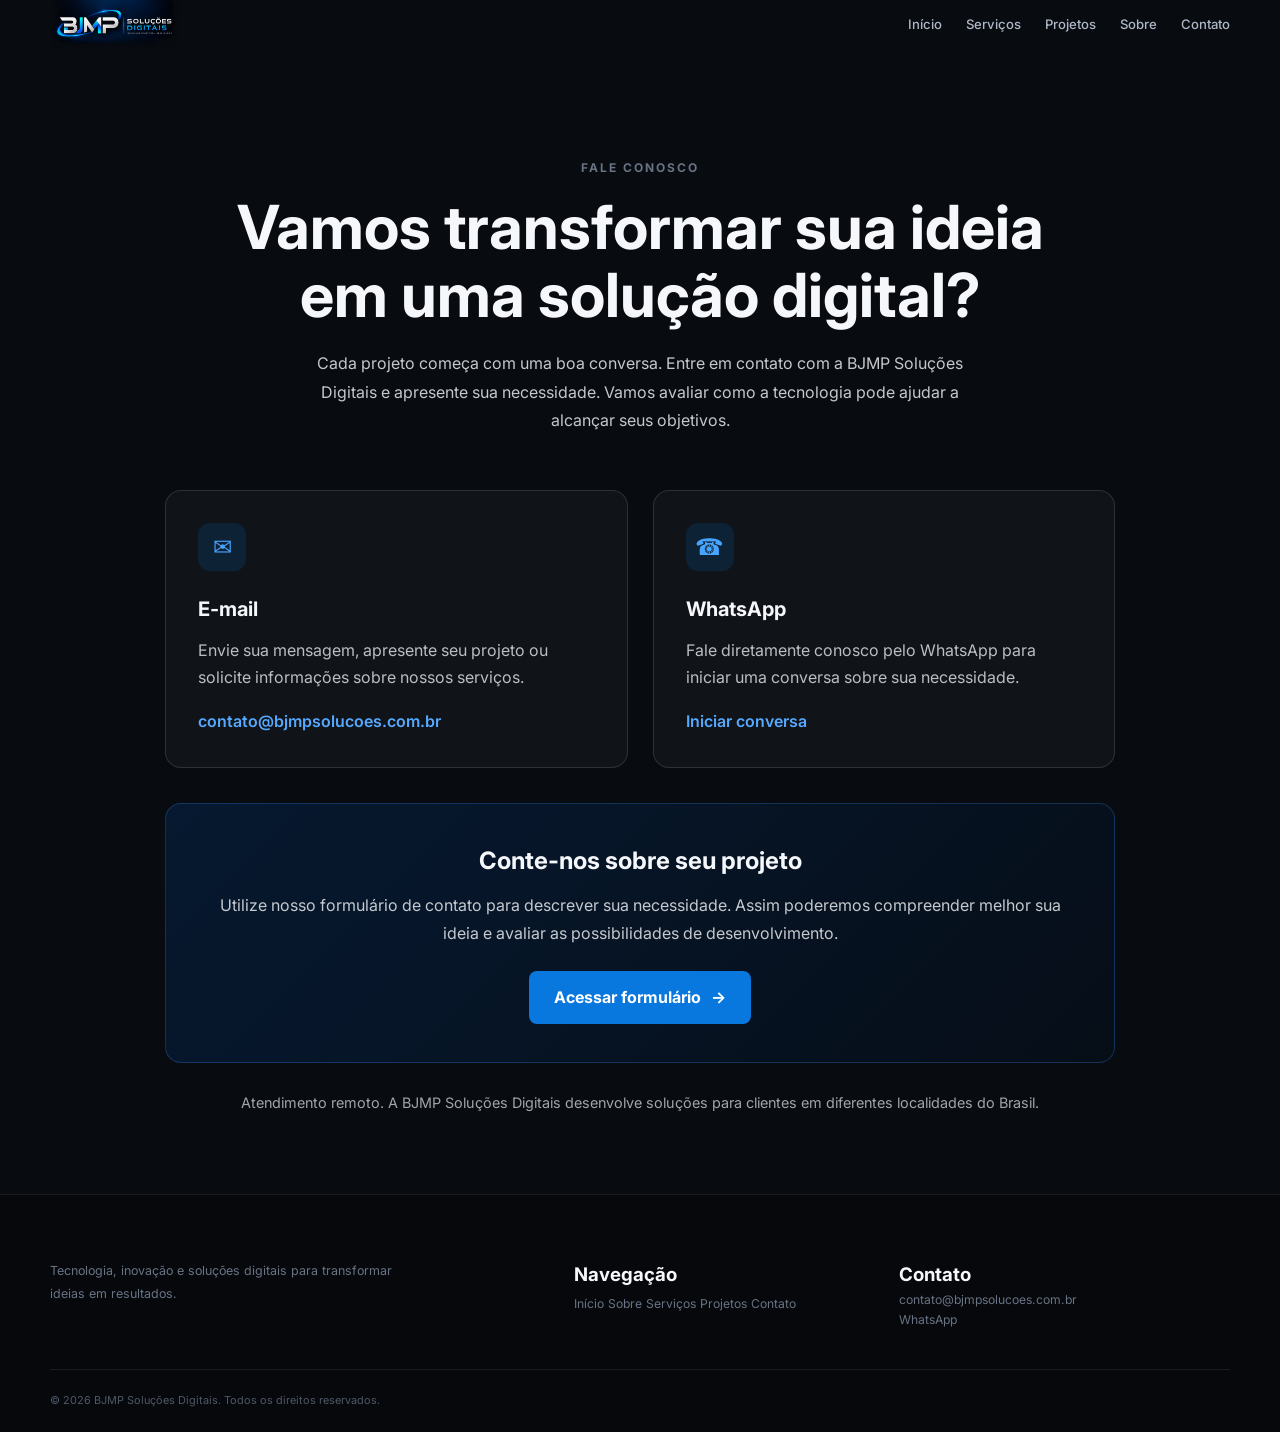
<file: contato/index.html>
<!DOCTYPE html>
<html lang="pt-BR">
<head>
    <meta charset="UTF-8">
    <meta name="viewport" content="width=device-width, initial-scale=1.0">

    <title>Contato | BJMP Soluções Digitais</title>

    <meta name="description" content="Entre em contato com a BJMP Soluções Digitais. Conheça nossas soluções em desenvolvimento web, sistemas, automações e inteligência artificial.">
    <meta name="robots" content="index, follow">

    <link rel="canonical" href="https://www.bjmpsolucoes.com.br/contato/">

    <meta property="og:type" content="website">
    <meta property="og:title" content="Contato | BJMP Soluções Digitais">
    <meta property="og:description" content="Fale com a BJMP Soluções Digitais e descubra como podemos transformar suas ideias em soluções digitais.">
    <meta property="og:url" content="https://www.bjmpsolucoes.com.br/contato/">
    <meta property="og:image" content="https://www.bjmpsolucoes.com.br/img/og-bjmp.jpg">
    <meta property="og:locale" content="pt_BR">
    <meta property="og:site_name" content="BJMP Soluções Digitais">

    <meta name="twitter:card" content="summary_large_image">
    <meta name="twitter:title" content="Contato | BJMP Soluções Digitais">
    <meta name="twitter:description" content="Entre em contato com a BJMP Soluções Digitais.">
    <meta name="twitter:image" content="https://www.bjmpsolucoes.com.br/img/og-bjmp.jpg">

    <link rel="icon" href="/img/icon-bjmp.svg" type="image/svg+xml">
    <link rel="stylesheet" href="/css/style.css">

    <link rel="preconnect" href="https://fonts.googleapis.com">
    <link rel="preconnect" href="https://fonts.gstatic.com" crossorigin>
    <link href="https://fonts.googleapis.com/css2?family=Inter:wght@400;500;600;700;800&display=swap" rel="stylesheet">

    <!-- Google Analytics 4 -->
    <script async src="https://www.googletagmanager.com/gtag/js?id=G-PEJJYLBZ94"></script>
    <script>
        window.dataLayer = window.dataLayer || [];
        function gtag(){dataLayer.push(arguments);}
        gtag('js', new Date());
        gtag('config', 'G-PEJJYLBZ94');
    </script>

    <!-- Dados estruturados -->
    <script type="application/ld+json">
    {
      "@context": "https://schema.org",
      "@graph": [
        {
          "@type": "Organization",
          "@id": "https://www.bjmpsolucoes.com.br/#organization",
          "name": "BJMP Soluções Digitais",
          "url": "https://www.bjmpsolucoes.com.br/",
          "email": "contato@bjmpsolucoes.com.br",
          "telephone": "+5524999599347"
        },
        {
          "@type": "WebSite",
          "@id": "https://www.bjmpsolucoes.com.br/#website",
          "url": "https://www.bjmpsolucoes.com.br/",
          "name": "BJMP Soluções Digitais",
          "inLanguage": "pt-BR",
          "publisher": {
            "@id": "https://www.bjmpsolucoes.com.br/#organization"
          }
        },
        {
          "@type": "ContactPage",
          "@id": "https://www.bjmpsolucoes.com.br/contato/#webpage",
          "url": "https://www.bjmpsolucoes.com.br/contato/",
          "name": "Contato | BJMP Soluções Digitais",
          "description": "Página de contato da BJMP Soluções Digitais.",
          "inLanguage": "pt-BR",
          "isPartOf": {
            "@id": "https://www.bjmpsolucoes.com.br/#website"
          },
          "mainEntity": {
            "@id": "https://www.bjmpsolucoes.com.br/#organization"
          }
        }
      ]
    }
    </script>

    <style>
        .contact-page {
            min-height: 70vh;
            padding: 110px 0 80px;
        }

        .contact-page-hero {
            max-width: 850px;
            margin: 0 auto 55px;
            text-align: center;
        }

        .contact-page-hero h1 {
            font-size: clamp(2.2rem, 5vw, 3.8rem);
            line-height: 1.12;
            margin: 15px 0 20px;
        }

        .contact-page-hero p {
            max-width: 680px;
            margin: 0 auto;
            line-height: 1.8;
            opacity: .8;
        }

        .contact-page-grid {
            display: grid;
            grid-template-columns: repeat(2, minmax(0, 1fr));
            gap: 25px;
            max-width: 950px;
            margin: 0 auto;
        }

        .contact-page-card {
            padding: 32px;
            border: 1px solid rgba(255,255,255,.12);
            border-radius: 16px;
            background: rgba(255,255,255,.035);
            transition: transform .25s ease, border-color .25s ease;
        }

        .contact-page-card:hover {
            transform: translateY(-4px);
            border-color: rgba(0,130,255,.55);
        }

        .contact-page-icon {
            width: 48px;
            height: 48px;
            display: flex;
            align-items: center;
            justify-content: center;
            border-radius: 12px;
            background: rgba(0,130,255,.13);
            color: #48a5ff;
            font-size: 23px;
            margin-bottom: 22px;
        }

        .contact-page-card h2 {
            font-size: 1.25rem;
            margin: 0 0 12px;
        }

        .contact-page-card p {
            line-height: 1.7;
            opacity: .75;
            margin-bottom: 18px;
        }

        .contact-page-link {
            display: inline-block;
            color: #55aaff;
            font-weight: 600;
            text-decoration: none;
            overflow-wrap: anywhere;
        }

        .contact-page-link:hover {
            text-decoration: underline;
        }

        .contact-page-cta {
            max-width: 950px;
            margin: 35px auto 0;
            padding: 38px;
            border-radius: 16px;
            text-align: center;
            background: linear-gradient(135deg, rgba(0,85,180,.20), rgba(0,30,70,.15));
            border: 1px solid rgba(60,145,255,.25);
        }

        .contact-page-cta h2 {
            margin: 0 0 12px;
        }

        .contact-page-cta p {
            line-height: 1.7;
            opacity: .8;
            margin-bottom: 24px;
        }

        .contact-page-button {
            display: inline-flex;
            align-items: center;
            justify-content: center;
            gap: 10px;
            padding: 14px 25px;
            border-radius: 8px;
            background: #0878df;
            color: #fff;
            font-weight: 700;
            text-decoration: none;
            transition: background .2s ease, transform .2s ease;
        }

        .contact-page-button:hover {
            background: #0065c5;
            transform: translateY(-2px);
        }

        .contact-page-note {
            margin-top: 28px;
            text-align: center;
            font-size: .9rem;
            opacity: .65;
        }

        .contact-page-nav {
            display: flex;
            align-items: center;
            gap: 24px;
            flex-wrap: wrap;
        }

        .contact-page-nav a {
            text-decoration: none;
        }

        .contact-page-nav a:hover {
            color: #55aaff;
        }

        @media (max-width: 700px) {
            .contact-page {
                padding: 85px 0 55px;
            }

            .contact-page-grid {
                grid-template-columns: 1fr;
            }

            .contact-page-card {
                padding: 25px;
            }

            .contact-page-cta {
                padding: 28px 20px;
            }

            .contact-page-nav {
                gap: 14px;
            }
        }
    </style>
</head>

<body>

    <header class="header">
        <div class="container header-content">

            <a href="/" class="logo" aria-label="BJMP Soluções Digitais - Página inicial">
                <img src="/img/logo-bjmp.svg"
                     alt="BJMP Soluções Digitais"
                     width="180"
                     height="60">
            </a>

            <nav class="nav contact-page-nav" aria-label="Navegação principal">
                <a href="/">Início</a>
                <a href="/#servicos">Serviços</a>
                <a href="/#projetos">Projetos</a>
                <a href="/sobre/">Sobre</a>
                <a href="/contato/" aria-current="page">Contato</a>
            </nav>

        </div>
    </header>

    <main>

        <section class="contact-page">
            <div class="container">

                <div class="contact-page-hero">
                    <span class="section-overline">FALE CONOSCO</span>

                    <h1>
                        Vamos transformar sua ideia em uma
                        <span>solução digital?</span>
                    </h1>

                    <p>
                        Cada projeto começa com uma boa conversa.
                        Entre em contato com a BJMP Soluções Digitais
                        e apresente sua necessidade. Vamos avaliar
                        como a tecnologia pode ajudar a alcançar
                        seus objetivos.
                    </p>
                </div>

                <div class="contact-page-grid">

                    <article class="contact-page-card">
                        <div class="contact-page-icon" aria-hidden="true">
                            ✉
                        </div>

                        <h2>E-mail</h2>

                        <p>
                            Envie sua mensagem, apresente seu projeto
                            ou solicite informações sobre nossos serviços.
                        </p>

                        <a class="contact-page-link"
                           href="mailto:contato@bjmpsolucoes.com.br">
                            contato@bjmpsolucoes.com.br
                        </a>
                    </article>

                    <article class="contact-page-card">
                        <div class="contact-page-icon" aria-hidden="true">
                            ☎
                        </div>

                        <h2>WhatsApp</h2>

                        <p>
                            Fale diretamente conosco pelo WhatsApp
                            para iniciar uma conversa sobre sua necessidade.
                        </p>

                        <a class="contact-page-link"
                           href="https://wa.me/5524999599347"
                           target="_blank"
                           rel="noopener noreferrer">
                            Iniciar conversa
                        </a>
                    </article>

                </div>

                <div class="contact-page-cta">
                    <h2>Conte-nos sobre seu projeto</h2>

                    <p>
                        Utilize nosso formulário de contato para
                        descrever sua necessidade. Assim poderemos
                        compreender melhor sua ideia e avaliar
                        as possibilidades de desenvolvimento.
                    </p>

                    <a class="contact-page-button" href="/#contato">
                        Acessar formulário
                        <span aria-hidden="true">→</span>
                    </a>
                </div>

                <p class="contact-page-note">
                    Atendimento remoto. A BJMP Soluções Digitais
                    desenvolve soluções para clientes em diferentes
                    localidades do Brasil.
                </p>

            </div>
        </section>

    </main>

    <footer class="footer">
        <div class="container footer-content">

            <div class="footer-brand">
                <a href="/" aria-label="Página inicial BJMP Soluções Digitais">
                    <img src="/img/logo-bjmp.svg"
                         alt="BJMP Soluções Digitais"
                         width="160"
                         height="54">
                </a>

                <p>
                    Tecnologia, inovação e soluções digitais
                    para transformar ideias em resultados.
                </p>
            </div>

            <div class="footer-links">
                <h3>Navegação</h3>
                <a href="/">Início</a>
                <a href="/sobre/">Sobre</a>
                <a href="/#servicos">Serviços</a>
                <a href="/#projetos">Projetos</a>
                <a href="/contato/">Contato</a>
            </div>

            <div class="footer-contact">
                <h3>Contato</h3>

                <a href="mailto:contato@bjmpsolucoes.com.br">
                    contato@bjmpsolucoes.com.br
                </a>

                <a href="https://wa.me/5524999599347"
                   target="_blank"
                   rel="noopener noreferrer">
                    WhatsApp
                </a>
            </div>

        </div>

        <div class="container footer-bottom">
            <p>
                © <span id="currentYear">2026</span>
                BJMP Soluções Digitais. Todos os direitos reservados.
            </p>
        </div>
    </footer>

    <script src="/js/script.js" defer></script>

    <script>
        const yearElement = document.getElementById('currentYear');

        if (yearElement) {
            yearElement.textContent = new Date().getFullYear();
        }
    </script>

</body>
</html>
</file>
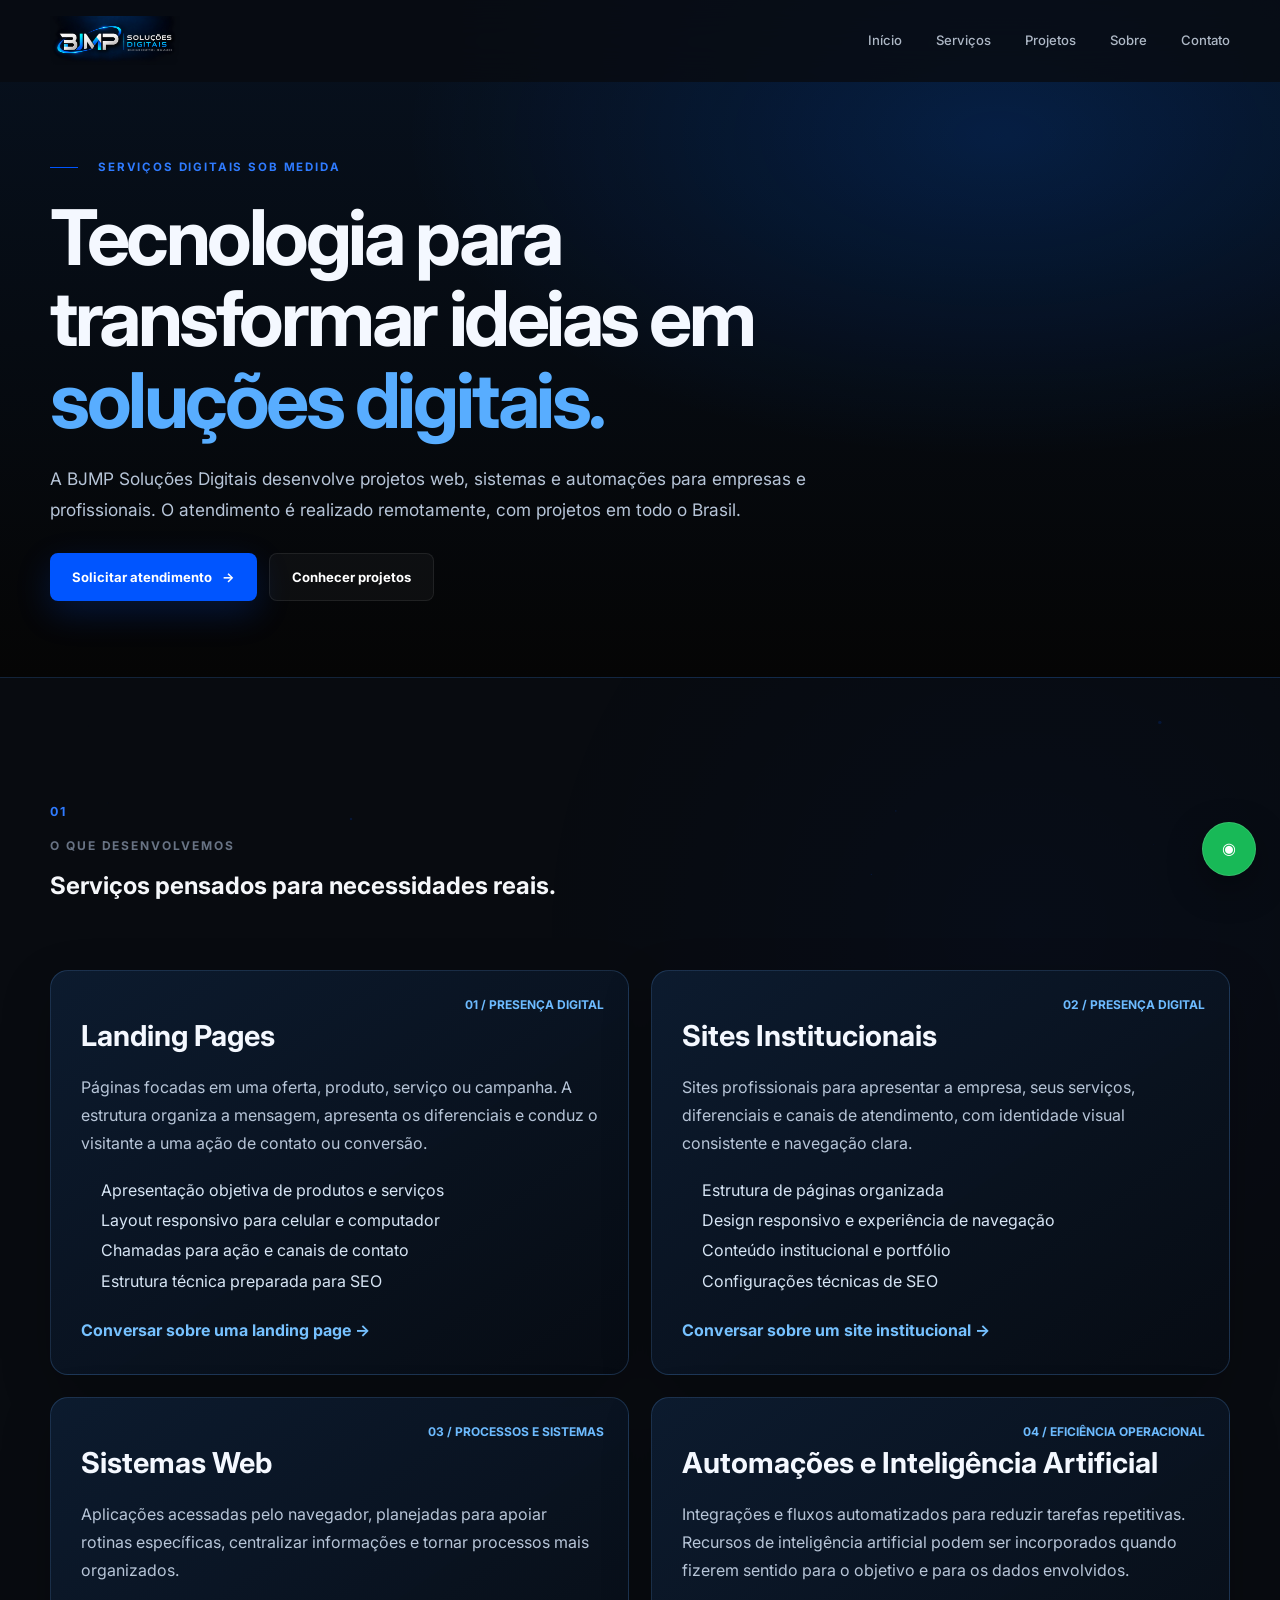
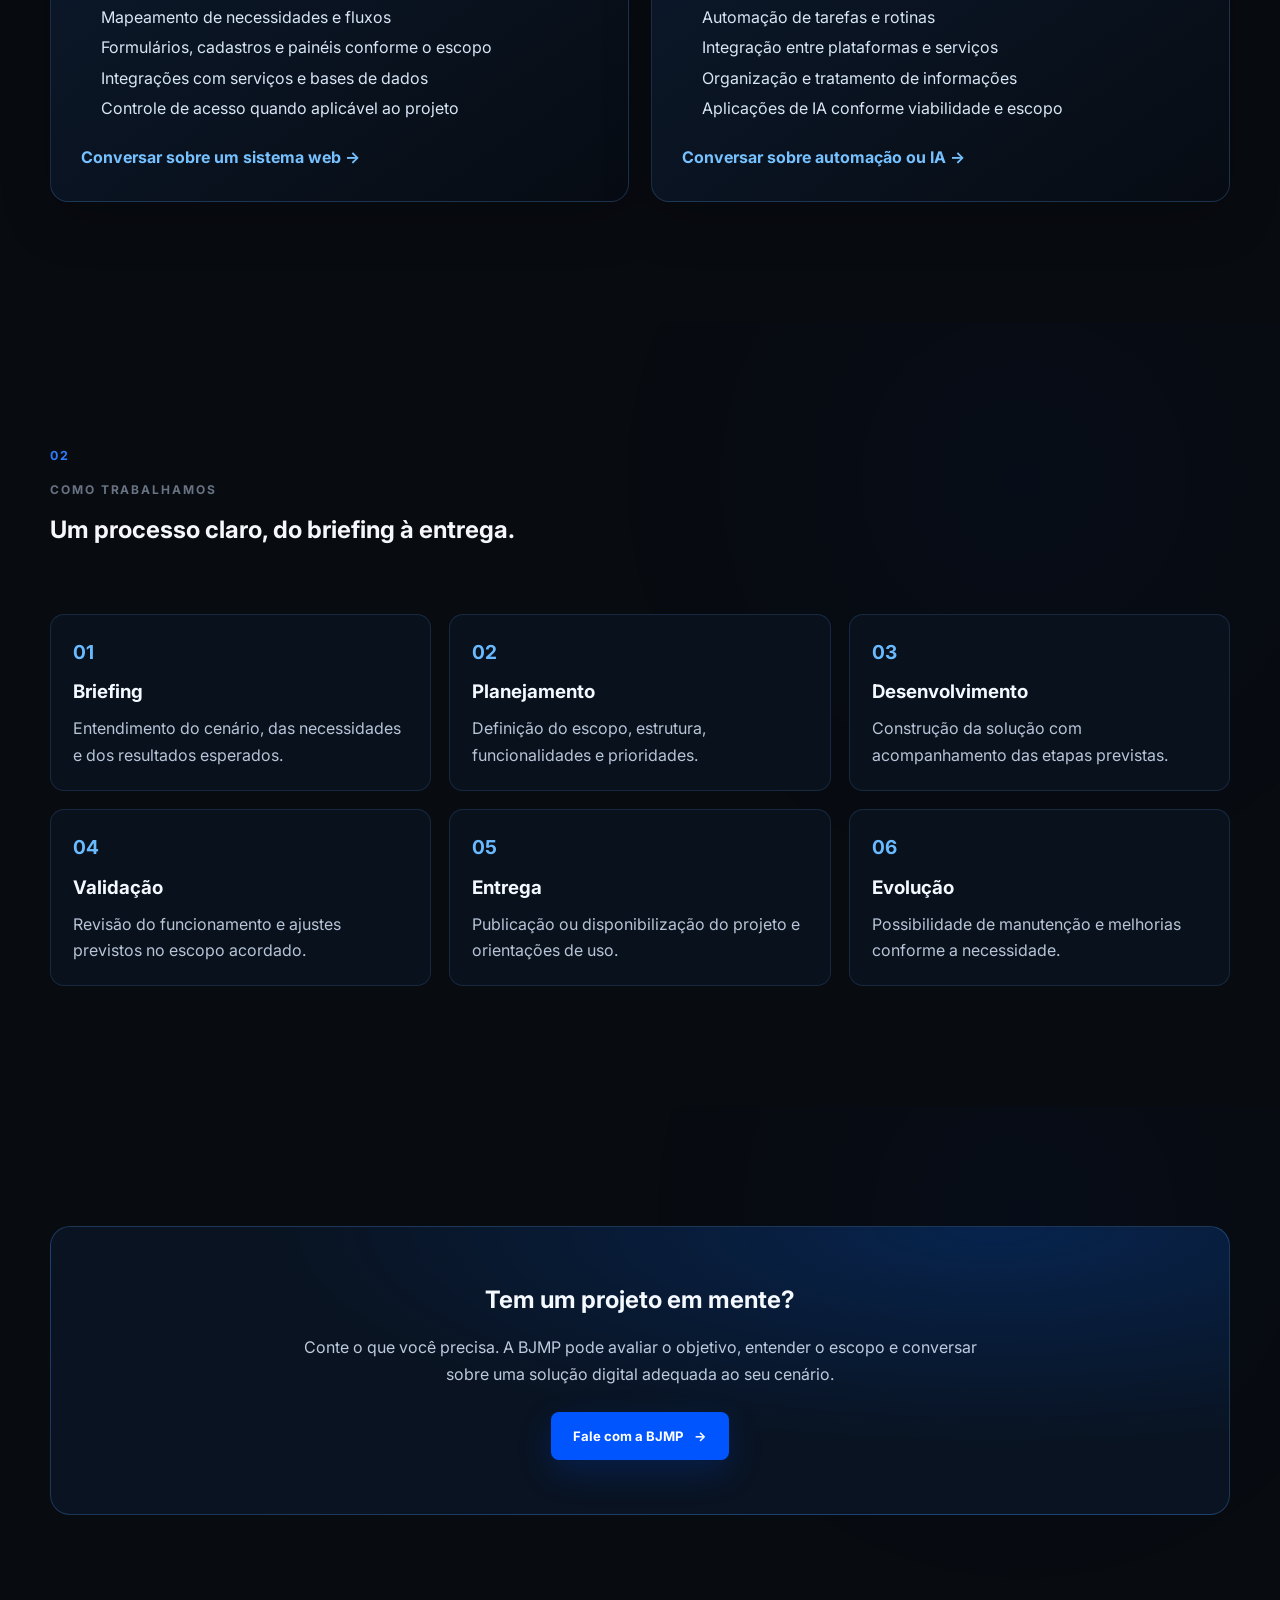
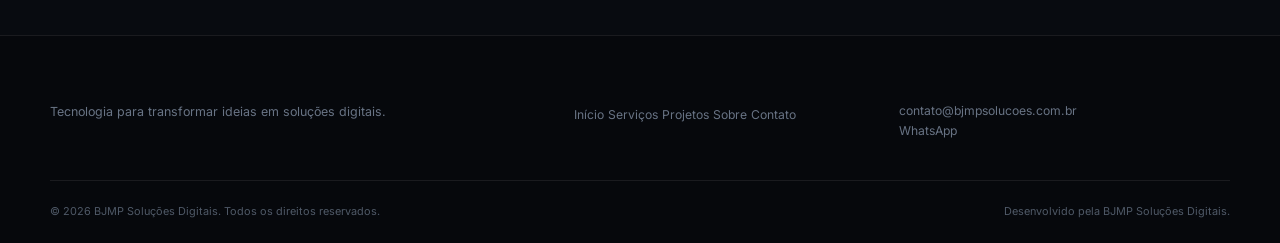
<file: servicos/index.html>
<!DOCTYPE html>
<html lang="pt-BR">
<head>
    <meta charset="UTF-8">
    <meta name="viewport" content="width=device-width, initial-scale=1.0">
    <meta name="description" content="Conheça os serviços da BJMP Soluções Digitais: landing pages, sites institucionais, sistemas web, automações e inteligência artificial. Atendimento remoto em todo o Brasil.">
    <meta name="author" content="BJMP Soluções Digitais">
    <meta name="robots" content="index, follow">
    <meta name="theme-color" content="#050505">
    <link rel="canonical" href="https://www.bjmpsolucoes.com.br/servicos/">
    <meta property="og:type" content="website">
    <meta property="og:locale" content="pt_BR">
    <meta property="og:site_name" content="BJMP Soluções Digitais">
    <meta property="og:title" content="Serviços Digitais | BJMP Soluções Digitais">
    <meta property="og:description" content="Landing pages, sites institucionais, sistemas web, automações e inteligência artificial sob medida.">
    <meta property="og:url" content="https://www.bjmpsolucoes.com.br/servicos/">
    <meta property="og:image" content="https://www.bjmpsolucoes.com.br/img/og-bjmp.jpg">
    <meta name="twitter:card" content="summary_large_image">
    <meta name="twitter:title" content="Serviços Digitais | BJMP Soluções Digitais">
    <meta name="twitter:description" content="Conheça as soluções digitais desenvolvidas pela BJMP para empresas e profissionais em todo o Brasil.">
    <meta name="twitter:image" content="https://www.bjmpsolucoes.com.br/img/og-bjmp.jpg">
    <title>Serviços Digitais | BJMP Soluções Digitais</title>

    <script async src="https://www.googletagmanager.com/gtag/js?id=G-PEJJYLBZ94"></script>
    <script>
        window.dataLayer = window.dataLayer || [];
        function gtag(){dataLayer.push(arguments);}
        gtag('js', new Date());
        gtag('config', 'G-PEJJYLBZ94');
    </script>

    <link rel="icon" type="image/svg+xml" href="/img/icon-bjmp.svg">
    <link rel="preconnect" href="https://fonts.googleapis.com">
    <link rel="preconnect" href="https://fonts.gstatic.com" crossorigin>
    <link href="https://fonts.googleapis.com/css2?family=Inter:wght@400;500;600;700;800&display=swap" rel="stylesheet">
    <link rel="stylesheet" href="/css/style.css">

    <script type="application/ld+json">
    {
      "@context": "https://schema.org",
      "@graph": [
        {
          "@type": "CollectionPage",
          "@id": "https://www.bjmpsolucoes.com.br/servicos/#webpage",
          "url": "https://www.bjmpsolucoes.com.br/servicos/",
          "name": "Serviços | BJMP Soluções Digitais",
          "description": "Serviços de desenvolvimento web, automação e inteligência artificial.",
          "isPartOf": {"@id": "https://www.bjmpsolucoes.com.br/#website"},
          "about": {"@id": "https://www.bjmpsolucoes.com.br/#organization"},
          "mainEntity": {"@id": "https://www.bjmpsolucoes.com.br/servicos/#lista-servicos"},
          "inLanguage": "pt-BR"
        },
        {
          "@type": "BreadcrumbList",
          "@id": "https://www.bjmpsolucoes.com.br/servicos/#breadcrumb",
          "itemListElement": [
            {"@type": "ListItem", "position": 1, "name": "Início", "item": "https://www.bjmpsolucoes.com.br/"},
            {"@type": "ListItem", "position": 2, "name": "Serviços", "item": "https://www.bjmpsolucoes.com.br/servicos/"}
          ]
        },
        {
          "@type": "ItemList",
          "@id": "https://www.bjmpsolucoes.com.br/servicos/#lista-servicos",
          "name": "Serviços da BJMP Soluções Digitais",
          "itemListElement": [
            {"@type": "ListItem", "position": 1, "item": {"@id": "https://www.bjmpsolucoes.com.br/servicos/#landing-pages"}},
            {"@type": "ListItem", "position": 2, "item": {"@id": "https://www.bjmpsolucoes.com.br/servicos/#sites-institucionais"}},
            {"@type": "ListItem", "position": 3, "item": {"@id": "https://www.bjmpsolucoes.com.br/servicos/#sistemas-web"}},
            {"@type": "ListItem", "position": 4, "item": {"@id": "https://www.bjmpsolucoes.com.br/servicos/#automacoes-ia"}}
          ]
        },
        {
          "@type": "Service",
          "@id": "https://www.bjmpsolucoes.com.br/servicos/#landing-pages",
          "name": "Desenvolvimento de Landing Pages",
          "serviceType": "Landing Pages",
          "description": "Páginas estratégicas para apresentar produtos e serviços, destacar diferenciais e facilitar o contato de potenciais clientes.",
          "provider": {"@id": "https://www.bjmpsolucoes.com.br/#organization"},
          "areaServed": {"@type": "Country", "name": "Brasil"},
          "url": "https://www.bjmpsolucoes.com.br/servicos/#landing-pages"
        },
        {
          "@type": "Service",
          "@id": "https://www.bjmpsolucoes.com.br/servicos/#sites-institucionais",
          "name": "Desenvolvimento de Sites Institucionais",
          "serviceType": "Sites institucionais",
          "description": "Sites profissionais, responsivos e alinhados à identidade visual, aos serviços e aos objetivos de comunicação da empresa.",
          "provider": {"@id": "https://www.bjmpsolucoes.com.br/#organization"},
          "areaServed": {"@type": "Country", "name": "Brasil"},
          "url": "https://www.bjmpsolucoes.com.br/servicos/#sites-institucionais"
        },
        {
          "@type": "Service",
          "@id": "https://www.bjmpsolucoes.com.br/servicos/#sistemas-web",
          "name": "Desenvolvimento de Sistemas Web",
          "serviceType": "Sistemas web personalizados",
          "description": "Sistemas web personalizados para organizar informações, apoiar rotinas, integrar processos e atender necessidades específicas.",
          "provider": {"@id": "https://www.bjmpsolucoes.com.br/#organization"},
          "areaServed": {"@type": "Country", "name": "Brasil"},
          "url": "https://www.bjmpsolucoes.com.br/servicos/#sistemas-web"
        },
        {
          "@type": "Service",
          "@id": "https://www.bjmpsolucoes.com.br/servicos/#automacoes-ia",
          "name": "Automações e Inteligência Artificial",
          "serviceType": "Automações e soluções com inteligência artificial",
          "description": "Integrações e automações para reduzir tarefas repetitivas e aplicar inteligência artificial quando ela agrega valor ao processo.",
          "provider": {"@id": "https://www.bjmpsolucoes.com.br/#organization"},
          "areaServed": {"@type": "Country", "name": "Brasil"},
          "url": "https://www.bjmpsolucoes.com.br/servicos/#automacoes-ia"
        }
      ]
    }
    </script>

    <style>
        .services-hero {
            padding: 150px 0 76px;
            background:
                radial-gradient(ellipse at 78% 20%, rgba(0, 102, 255, .18), transparent 42%),
                linear-gradient(180deg, #07111f 0%, #050505 100%);
            border-bottom: 1px solid rgba(110, 170, 255, .12);
        }
        .services-hero .eyebrow { margin-bottom: 20px; }
        .services-hero h1 {
            max-width: 900px;
            margin: 0 0 22px;
            color: #f4f8ff;
            font-size: clamp(2.4rem, 6vw, 4.8rem);
            line-height: 1.06;
            letter-spacing: -.045em;
        }
        .services-hero h1 span { color: #58adff; }
        .services-hero p {
            max-width: 760px;
            color: #b7c5d8;
            font-size: 1.08rem;
            line-height: 1.8;
        }
        .services-intro-links { display:flex; flex-wrap:wrap; gap:12px; margin-top:28px; }
        .services-detail-grid {
            display:grid;
            grid-template-columns:repeat(2,minmax(0,1fr));
            gap:22px;
            margin-top:42px;
        }
        .services-detail-card {
            position:relative;
            padding:30px;
            border:1px solid rgba(100,170,255,.2);
            border-radius:18px;
            background:linear-gradient(145deg,rgba(13,29,49,.92),rgba(7,12,20,.96));
            box-shadow:0 18px 50px rgba(0,0,0,.22);
            scroll-margin-top:110px;
        }
        .services-detail-card .service-number { color:#6dbbff; }
        .services-detail-card h2 { margin:12px 0 14px; color:#f4f8ff; font-size:clamp(1.35rem,2.4vw,1.8rem); }
        .services-detail-card p { color:#b7c5d8; line-height:1.75; }
        .services-detail-card ul { margin:18px 0 0; padding-left:20px; color:#d7e5f5; line-height:1.9; }
        .services-detail-card a { display:inline-block; margin-top:22px; color:#76c1ff; font-weight:700; text-decoration:none; }
        .services-process-grid { display:grid; grid-template-columns:repeat(3,minmax(0,1fr)); gap:18px; margin-top:34px; }
        .services-process-item { padding:22px; border:1px solid rgba(100,170,255,.16); border-radius:14px; background:rgba(10,20,34,.72); }
        .services-process-item strong { color:#69baff; font-size:1.2rem; }
        .services-process-item h3 { color:#f4f8ff; margin:10px 0 8px; }
        .services-process-item p { color:#b7c5d8; line-height:1.65; margin:0; }
        .services-cta {
            padding:54px 30px;
            border:1px solid rgba(90,165,255,.25);
            border-radius:20px;
            background:radial-gradient(ellipse at 80% 0%,rgba(0,102,255,.2),transparent 55%),#091321;
            text-align:center;
        }
        .services-cta h2 { color:#f4f8ff; margin:0 0 14px; }
        .services-cta p { max-width:700px; margin:0 auto 24px; color:#bdcadd; line-height:1.7; }
        @media(max-width:760px) {
            .services-hero { padding:125px 0 58px; }
            .services-detail-grid,.services-process-grid { grid-template-columns:1fr; }
            .services-detail-card { padding:24px; }
        }
    </style>
</head>
<body>
    <div class="loader" id="loader" aria-hidden="true">
        <img src="/img/logo-bjmp.svg" alt="BJMP Soluções Digitais" class="loader-logo">
        <div class="loader-line"></div>
    </div>
    <div class="mouse-glow" id="mouseGlow" aria-hidden="true"></div>
    <canvas id="particles" aria-hidden="true"></canvas>

    <header id="header">
        <div class="container header-content">
            <a href="/" class="logo" aria-label="BJMP Soluções Digitais - Início">
                <img src="/img/logo-bjmp.svg" alt="BJMP Soluções Digitais" class="logo-img">
            </a>
            <nav class="nav" id="mainNav" aria-label="Navegação principal">
                <a href="/">Início</a>
                <a href="/servicos/" aria-current="page">Serviços</a>
                <a href="/#projetos">Projetos</a>
                <a href="/sobre/">Sobre</a>
                <a href="/contato/">Contato</a>
            </nav>
            <button class="menu-toggle" id="menuToggle" type="button" aria-label="Abrir menu" aria-expanded="false" aria-controls="mainNav">
                <span></span><span></span><span></span>
            </button>
        </div>
    </header>

    <main class="services-page">
        <section class="services-hero">
            <div class="container">
                <div class="eyebrow"><span class="eyebrow-dot"></span> SERVIÇOS DIGITAIS SOB MEDIDA</div>
                <h1>Tecnologia para transformar ideias em <span>soluções digitais.</span></h1>
                <p>A BJMP Soluções Digitais desenvolve projetos web, sistemas e automações para empresas e profissionais. O atendimento é realizado remotamente, com projetos em todo o Brasil.</p>
                <div class="services-intro-links">
                    <a class="btn btn-primary" href="/contato/">Solicitar atendimento <span>→</span></a>
                    <a class="btn btn-secondary" href="/#projetos">Conhecer projetos</a>
                </div>
            </div>
        </section>

        <section class="section">
            <div class="container">
                <div class="section-heading fade-up">
                    <span class="section-number">01</span>
                    <div>
                        <p class="section-overline">O QUE DESENVOLVEMOS</p>
                        <h2>Serviços pensados para <span>necessidades reais.</span></h2>
                    </div>
                </div>

                <div class="services-detail-grid">
                    <article class="services-detail-card fade-up" id="landing-pages">
                        <span class="service-number">01 / PRESENÇA DIGITAL</span>
                        <h2>Landing Pages</h2>
                        <p>Páginas focadas em uma oferta, produto, serviço ou campanha. A estrutura organiza a mensagem, apresenta os diferenciais e conduz o visitante a uma ação de contato ou conversão.</p>
                        <ul>
                            <li>Apresentação objetiva de produtos e serviços</li>
                            <li>Layout responsivo para celular e computador</li>
                            <li>Chamadas para ação e canais de contato</li>
                            <li>Estrutura técnica preparada para SEO</li>
                        </ul>
                        <a href="/contato/">Conversar sobre uma landing page →</a>
                    </article>

                    <article class="services-detail-card fade-up" id="sites-institucionais">
                        <span class="service-number">02 / PRESENÇA DIGITAL</span>
                        <h2>Sites Institucionais</h2>
                        <p>Sites profissionais para apresentar a empresa, seus serviços, diferenciais e canais de atendimento, com identidade visual consistente e navegação clara.</p>
                        <ul>
                            <li>Estrutura de páginas organizada</li>
                            <li>Design responsivo e experiência de navegação</li>
                            <li>Conteúdo institucional e portfólio</li>
                            <li>Configurações técnicas de SEO</li>
                        </ul>
                        <a href="/contato/">Conversar sobre um site institucional →</a>
                    </article>

                    <article class="services-detail-card fade-up" id="sistemas-web">
                        <span class="service-number">03 / PROCESSOS E SISTEMAS</span>
                        <h2>Sistemas Web</h2>
                        <p>Aplicações acessadas pelo navegador, planejadas para apoiar rotinas específicas, centralizar informações e tornar processos mais organizados.</p>
                        <ul>
                            <li>Mapeamento de necessidades e fluxos</li>
                            <li>Formulários, cadastros e painéis conforme o escopo</li>
                            <li>Integrações com serviços e bases de dados</li>
                            <li>Controle de acesso quando aplicável ao projeto</li>
                        </ul>
                        <a href="/contato/">Conversar sobre um sistema web →</a>
                    </article>

                    <article class="services-detail-card fade-up" id="automacoes-ia">
                        <span class="service-number">04 / EFICIÊNCIA OPERACIONAL</span>
                        <h2>Automações e Inteligência Artificial</h2>
                        <p>Integrações e fluxos automatizados para reduzir tarefas repetitivas. Recursos de inteligência artificial podem ser incorporados quando fizerem sentido para o objetivo e para os dados envolvidos.</p>
                        <ul>
                            <li>Automação de tarefas e rotinas</li>
                            <li>Integração entre plataformas e serviços</li>
                            <li>Organização e tratamento de informações</li>
                            <li>Aplicações de IA conforme viabilidade e escopo</li>
                        </ul>
                        <a href="/contato/">Conversar sobre automação ou IA →</a>
                    </article>
                </div>
            </div>
        </section>

        <section class="section process-section">
            <div class="container">
                <div class="section-heading fade-up">
                    <span class="section-number">02</span>
                    <div>
                        <p class="section-overline">COMO TRABALHAMOS</p>
                        <h2>Um processo claro, <span>do briefing à entrega.</span></h2>
                    </div>
                </div>
                <div class="services-process-grid">
                    <article class="services-process-item fade-up"><strong>01</strong><h3>Briefing</h3><p>Entendimento do cenário, das necessidades e dos resultados esperados.</p></article>
                    <article class="services-process-item fade-up"><strong>02</strong><h3>Planejamento</h3><p>Definição do escopo, estrutura, funcionalidades e prioridades.</p></article>
                    <article class="services-process-item fade-up"><strong>03</strong><h3>Desenvolvimento</h3><p>Construção da solução com acompanhamento das etapas previstas.</p></article>
                    <article class="services-process-item fade-up"><strong>04</strong><h3>Validação</h3><p>Revisão do funcionamento e ajustes previstos no escopo acordado.</p></article>
                    <article class="services-process-item fade-up"><strong>05</strong><h3>Entrega</h3><p>Publicação ou disponibilização do projeto e orientações de uso.</p></article>
                    <article class="services-process-item fade-up"><strong>06</strong><h3>Evolução</h3><p>Possibilidade de manutenção e melhorias conforme a necessidade.</p></article>
                </div>
            </div>
        </section>

        <section class="section">
            <div class="container">
                <div class="services-cta fade-up">
                    <h2>Tem um projeto em mente?</h2>
                    <p>Conte o que você precisa. A BJMP pode avaliar o objetivo, entender o escopo e conversar sobre uma solução digital adequada ao seu cenário.</p>
                    <a class="btn btn-primary" href="/contato/">Fale com a BJMP <span>→</span></a>
                </div>
            </div>
        </section>
    </main>

    <footer>
        <div class="container footer-content">
            <div class="footer-brand">
                <img src="/img/logo-bjmp.svg" alt="BJMP Soluções Digitais">
                <p>Tecnologia para transformar ideias em soluções digitais.</p>
            </div>
            <div class="footer-links">
                <a href="/">Início</a>
                <a href="/servicos/">Serviços</a>
                <a href="/#projetos">Projetos</a>
                <a href="/sobre/">Sobre</a>
                <a href="/contato/">Contato</a>
            </div>
            <div class="footer-contact">
                <a href="mailto:contato@bjmpsolucoes.com.br">contato@bjmpsolucoes.com.br</a>
                <a href="https://wa.me/5524999599347" target="_blank" rel="noopener noreferrer">WhatsApp</a>
            </div>
        </div>
        <div class="container footer-bottom">
            <p>© 2026 BJMP Soluções Digitais. Todos os direitos reservados.</p>
            <p>Desenvolvido pela BJMP Soluções Digitais.</p>
        </div>
    </footer>

    <a href="https://wa.me/5524999599347" class="whatsapp-float" target="_blank" rel="noopener noreferrer" aria-label="Falar com a BJMP Soluções Digitais pelo WhatsApp"><span>◉</span></a>

    <script src="/js/webmcp.js" defer></script>
    <script src="/js/script.js"></script>
</body>
</html>
</file>
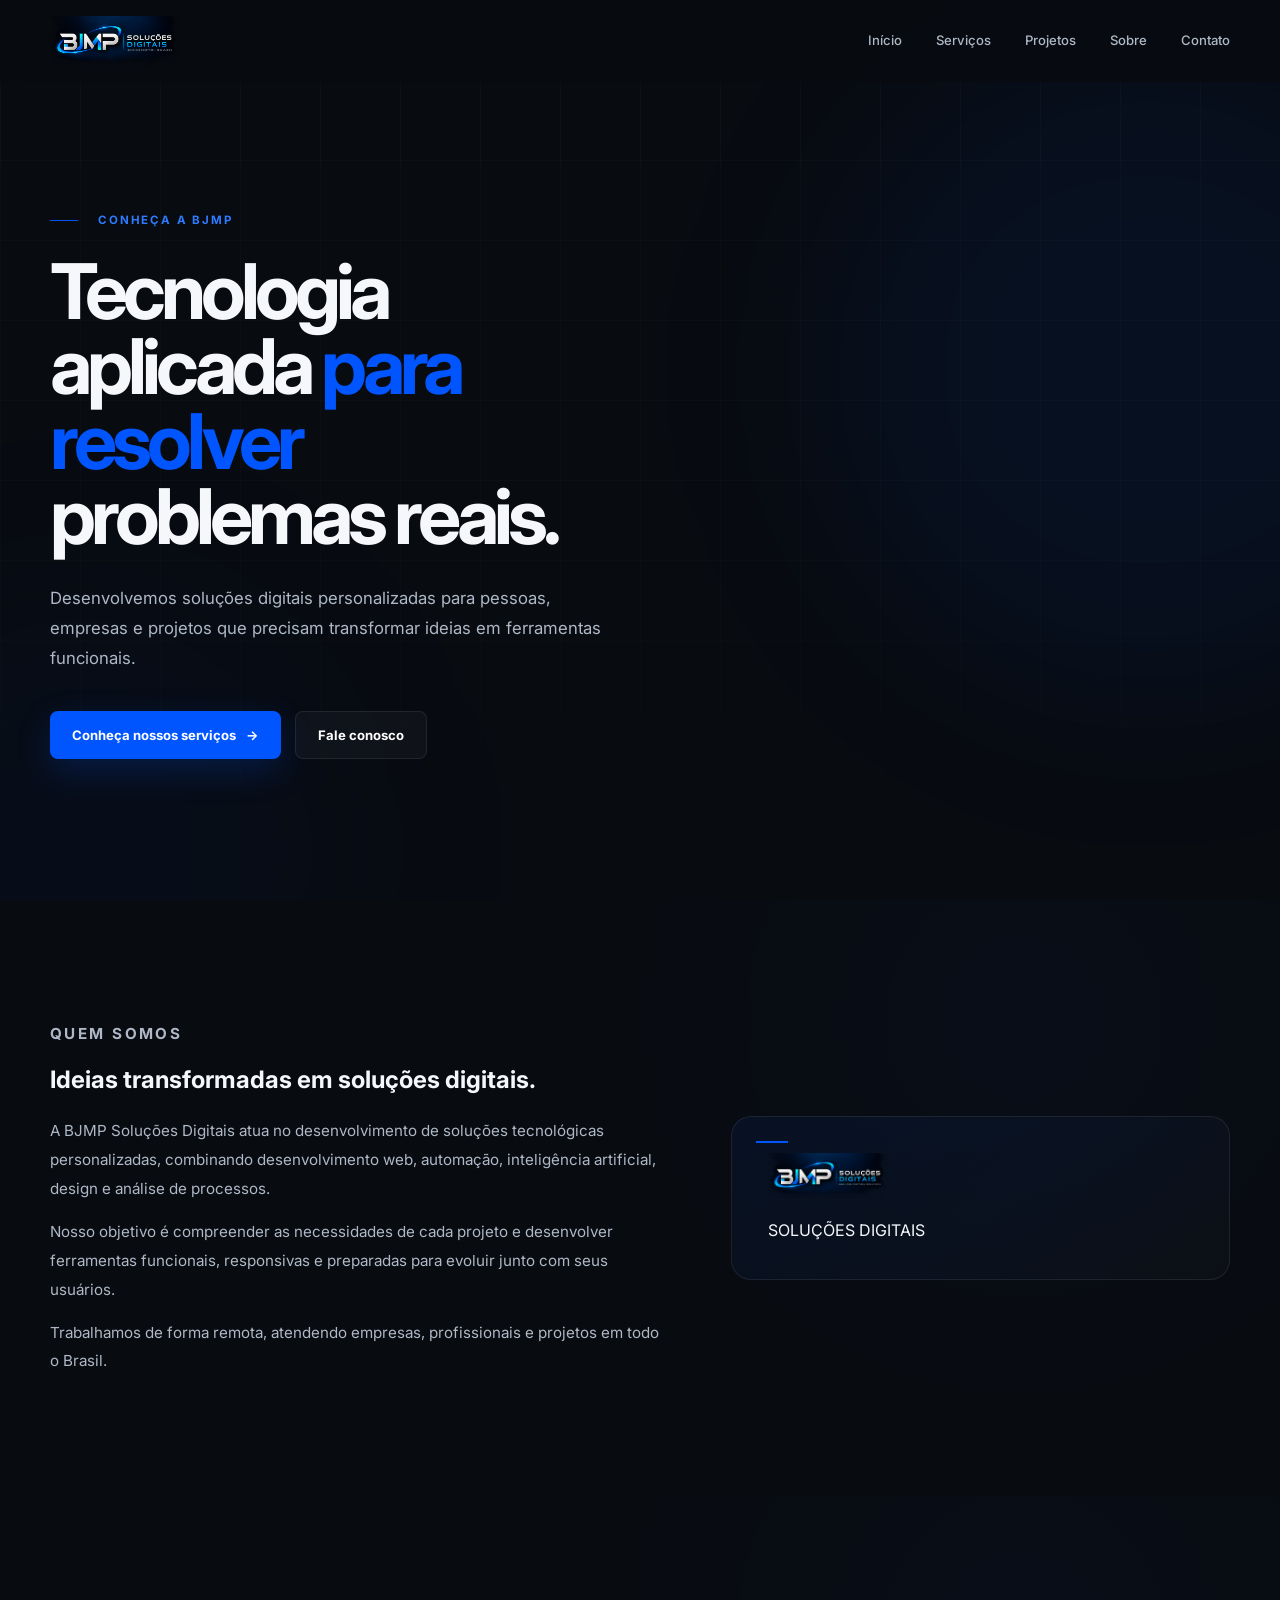
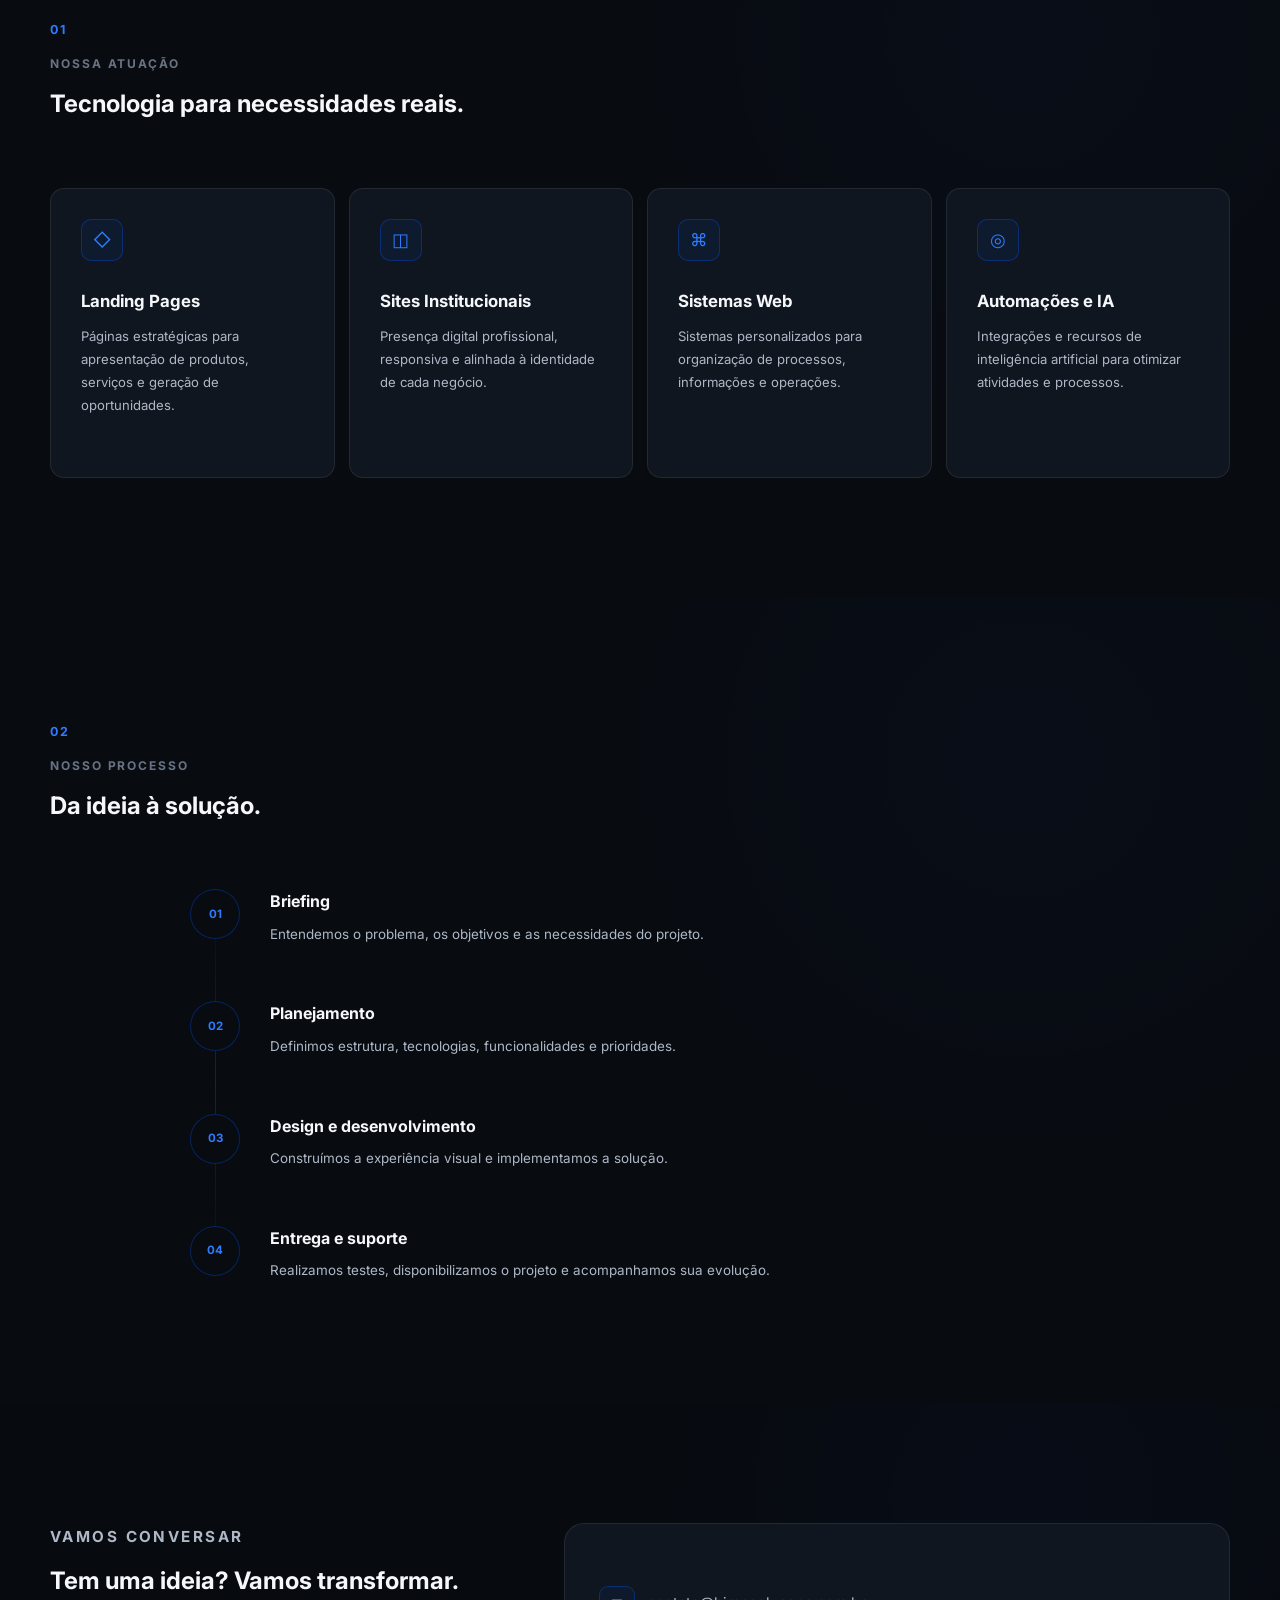
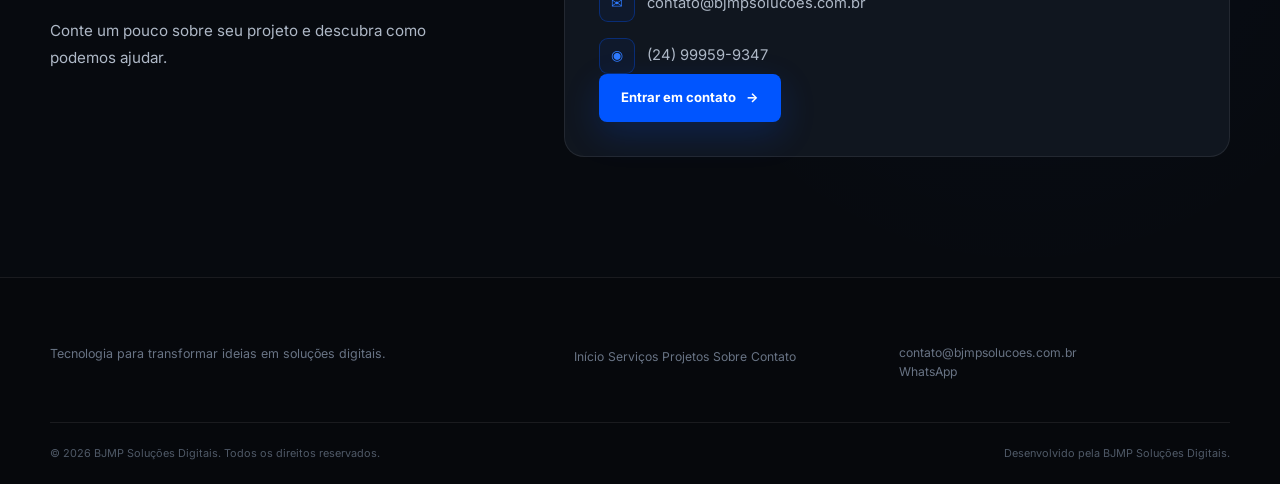
<file: sobre/index.html>
<!DOCTYPE html>
<html lang="pt-BR">
<head>
    <meta charset="UTF-8">
    <meta name="viewport" content="width=device-width, initial-scale=1.0">

    <title>Sobre a BJMP Soluções Digitais | Desenvolvimento Web</title>

    <meta name="description" content="Conheça a BJMP Soluções Digitais, especializada em criação de sites, landing pages, sistemas web, automações e soluções com inteligência artificial.">

    <meta name="author" content="BJMP Soluções Digitais">
    <meta name="robots" content="index, follow">

    <link rel="canonical" href="https://www.bjmpsolucoes.com.br/sobre/">

    <meta property="og:type" content="website">
    <meta property="og:locale" content="pt_BR">
    <meta property="og:site_name" content="BJMP Soluções Digitais">
    <meta property="og:title" content="Sobre a BJMP Soluções Digitais">
    <meta property="og:description" content="Tecnologia, desenvolvimento e soluções digitais sob medida para empresas e profissionais em todo o Brasil.">
    <meta property="og:url" content="https://www.bjmpsolucoes.com.br/sobre/">
    <meta property="og:image" content="https://www.bjmpsolucoes.com.br/img/og-bjmp.jpg">

    <meta name="twitter:card" content="summary_large_image">
    <meta name="twitter:title" content="Sobre a BJMP Soluções Digitais">
    <meta name="twitter:description" content="Conheça nossa empresa e nossas soluções digitais.">
    <meta name="twitter:image" content="https://www.bjmpsolucoes.com.br/img/og-bjmp.jpg">

    <meta name="theme-color" content="#050505">

    <link rel="icon" type="image/svg+xml" href="/img/icon-bjmp.svg">

    <link rel="preconnect" href="https://fonts.googleapis.com">
    <link rel="preconnect" href="https://fonts.gstatic.com" crossorigin>

    <link href="https://fonts.googleapis.com/css2?family=Inter:wght@400;500;600;700;800&display=swap" rel="stylesheet">

    <link rel="stylesheet" href="/css/style.css">

    <!-- Google Analytics 4 -->
    <script async src="https://www.googletagmanager.com/gtag/js?id=G-PEJJYLBZ94"></script>
    <script>
        window.dataLayer = window.dataLayer || [];
        function gtag(){dataLayer.push(arguments);}
        gtag('js', new Date());
        gtag('config', 'G-PEJJYLBZ94');
    </script>

    <!-- Dados estruturados -->
    <script type="application/ld+json">
    {
        "@context": "https://schema.org",
        "@graph": [
            {
                "@type": "Organization",
                "@id": "https://www.bjmpsolucoes.com.br/#organization",
                "name": "BJMP Soluções Digitais",
                "url": "https://www.bjmpsolucoes.com.br/",
                "logo": {
                    "@type": "ImageObject",
                    "@id": "https://www.bjmpsolucoes.com.br/#logo",
                    "url": "https://www.bjmpsolucoes.com.br/img/logo-bjmp.svg",
                    "contentUrl": "https://www.bjmpsolucoes.com.br/img/logo-bjmp.svg"
                },
                "email": "contato@bjmpsolucoes.com.br",
                "telephone": "+55 24 99959-9347",
                "description": "Empresa especializada no desenvolvimento de sites, landing pages, sistemas web, automações e soluções digitais com inteligência artificial.",
                "areaServed": {
                    "@type": "Country",
                    "name": "Brasil"
                },
                "knowsAbout": [
                    "Desenvolvimento Web",
                    "Landing Pages",
                    "Sites Institucionais",
                    "Sistemas Web",
                    "Inteligência Artificial",
                    "Automação",
                    "JavaScript",
                    "PHP",
                    "Python",
                    "Firebase",
                    "Google Apps Script",
                    "Desenvolvimento de Software"
                ]
            },
            {
                "@type": "WebSite",
                "@id": "https://www.bjmpsolucoes.com.br/#website",
                "url": "https://www.bjmpsolucoes.com.br/",
                "name": "BJMP Soluções Digitais",
                "inLanguage": "pt-BR",
                "publisher": {
                    "@id": "https://www.bjmpsolucoes.com.br/#organization"
                }
            },
            {
                "@type": "AboutPage",
                "@id": "https://www.bjmpsolucoes.com.br/sobre/#webpage",
                "url": "https://www.bjmpsolucoes.com.br/sobre/",
                "name": "Sobre a BJMP Soluções Digitais",
                "description": "Conheça a BJMP Soluções Digitais e sua atuação em desenvolvimento web, automação e inteligência artificial.",
                "inLanguage": "pt-BR",
                "isPartOf": {
                    "@id": "https://www.bjmpsolucoes.com.br/#website"
                },
                "about": {
                    "@id": "https://www.bjmpsolucoes.com.br/#organization"
                },
                "mainEntity": {
                    "@id": "https://www.bjmpsolucoes.com.br/#organization"
                }
            }
        ]
    }
    </script>

</head>

<body>

    <!-- CABEÇALHO -->

    <header id="header">
        <div class="container header-content">

            <a href="/" class="logo" aria-label="BJMP Soluções Digitais - Início">
                <img src="/img/logo-bjmp.svg" alt="BJMP Soluções Digitais" class="logo-img">
            </a>

            <nav class="nav" id="mainNav" aria-label="Navegação principal">
                <a href="/">Início</a>
                <a href="/#servicos">Serviços</a>
                <a href="/#projetos">Projetos</a>
                <a href="/sobre/" aria-current="page">Sobre</a>
                <a href="/#contato">Contato</a>
            </nav>

            <button
                class="menu-toggle"
                id="menuToggle"
                type="button"
                aria-label="Abrir menu"
                aria-expanded="false"
                aria-controls="mainNav"
            >
                <span></span>
                <span></span>
                <span></span>
            </button>

        </div>
    </header>

    <main>

        <!-- APRESENTAÇÃO -->

        <section class="hero">
            <div class="hero-grid"></div>

            <div class="container hero-content">

                <div class="hero-text fade-up">

                    <div class="eyebrow">
                        <span class="eyebrow-dot"></span>
                        CONHEÇA A BJMP
                    </div>

                    <h1>
                        Tecnologia aplicada
                        <span>para resolver</span>
                        problemas reais.
                    </h1>

                    <p class="hero-description">
                        Desenvolvemos soluções digitais personalizadas
                        para pessoas, empresas e projetos que precisam
                        transformar ideias em ferramentas funcionais.
                    </p>

                    <div class="hero-actions">
                        <a href="/#servicos" class="btn btn-primary">
                            Conheça nossos serviços
                            <span>→</span>
                        </a>

                        <a href="/#contato" class="btn btn-secondary">
                            Fale conosco
                        </a>
                    </div>

                </div>

            </div>
        </section>

        <!-- SOBRE -->

        <section class="section about-section">
            <div class="container about-grid">

                <div class="about-content fade-up">

                    <p class="section-overline">QUEM SOMOS</p>

                    <h2>
                        Ideias transformadas
                        em <span>soluções digitais.</span>
                    </h2>

                    <p>
                        A BJMP Soluções Digitais atua no desenvolvimento
                        de soluções tecnológicas personalizadas,
                        combinando desenvolvimento web, automação,
                        inteligência artificial, design e análise
                        de processos.
                    </p>

                    <p>
                        Nosso objetivo é compreender as necessidades
                        de cada projeto e desenvolver ferramentas
                        funcionais, responsivas e preparadas para
                        evoluir junto com seus usuários.
                    </p>

                    <p>
                        Trabalhamos de forma remota, atendendo empresas,
                        profissionais e projetos em todo o Brasil.
                    </p>

                </div>

                <div class="about-card fade-up">

                    <div class="about-card-glow"></div>

                    <img
                        src="/img/logo-bjmp.svg"
                        alt="Logotipo da BJMP Soluções Digitais"
                    >

                    <span>SOLUÇÕES DIGITAIS</span>

                </div>

            </div>
        </section>

        <!-- ÁREAS DE ATUAÇÃO -->

        <section class="section">

            <div class="container">

                <div class="section-heading fade-up">
                    <span class="section-number">01</span>

                    <div>
                        <p class="section-overline">NOSSA ATUAÇÃO</p>

                        <h2>
                            Tecnologia para
                            <span>necessidades reais.</span>
                        </h2>
                    </div>
                </div>

                <div class="services-grid">

                    <article class="service-card fade-up">
                        <div class="service-icon">◇</div>
                        <h3>Landing Pages</h3>
                        <p>
                            Páginas estratégicas para apresentação
                            de produtos, serviços e geração de
                            oportunidades.
                        </p>
                    </article>

                    <article class="service-card fade-up">
                        <div class="service-icon">◫</div>
                        <h3>Sites Institucionais</h3>
                        <p>
                            Presença digital profissional, responsiva
                            e alinhada à identidade de cada negócio.
                        </p>
                    </article>

                    <article class="service-card fade-up">
                        <div class="service-icon">⌘</div>
                        <h3>Sistemas Web</h3>
                        <p>
                            Sistemas personalizados para organização
                            de processos, informações e operações.
                        </p>
                    </article>

                    <article class="service-card fade-up">
                        <div class="service-icon">◎</div>
                        <h3>Automações e IA</h3>
                        <p>
                            Integrações e recursos de inteligência
                            artificial para otimizar atividades
                            e processos.
                        </p>
                    </article>

                </div>

            </div>

        </section>

        <!-- METODOLOGIA -->

        <section class="section process-section">

            <div class="container">

                <div class="section-heading fade-up">
                    <span class="section-number">02</span>

                    <div>
                        <p class="section-overline">NOSSO PROCESSO</p>

                        <h2>
                            Da ideia à
                            <span>solução.</span>
                        </h2>
                    </div>
                </div>

                <div class="timeline">

                    <div class="timeline-item fade-up">
                        <span>01</span>
                        <div>
                            <h3>Briefing</h3>
                            <p>
                                Entendemos o problema, os objetivos
                                e as necessidades do projeto.
                            </p>
                        </div>
                    </div>

                    <div class="timeline-item fade-up">
                        <span>02</span>
                        <div>
                            <h3>Planejamento</h3>
                            <p>
                                Definimos estrutura, tecnologias,
                                funcionalidades e prioridades.
                            </p>
                        </div>
                    </div>

                    <div class="timeline-item fade-up">
                        <span>03</span>
                        <div>
                            <h3>Design e desenvolvimento</h3>
                            <p>
                                Construímos a experiência visual
                                e implementamos a solução.
                            </p>
                        </div>
                    </div>

                    <div class="timeline-item fade-up">
                        <span>04</span>
                        <div>
                            <h3>Entrega e suporte</h3>
                            <p>
                                Realizamos testes, disponibilizamos
                                o projeto e acompanhamos sua evolução.
                            </p>
                        </div>
                    </div>

                </div>

            </div>

        </section>

        <!-- CONTATO -->

        <section class="section contact-section">

            <div class="container contact-grid">

                <div class="contact-content fade-up">

                    <p class="section-overline">VAMOS CONVERSAR</p>

                    <h2>
                        Tem uma ideia?
                        <span>Vamos transformar.</span>
                    </h2>

                    <p>
                        Conte um pouco sobre seu projeto e descubra
                        como podemos ajudar.
                    </p>

                </div>

                <div class="contact-form-wrapper fade-up">

                    <div class="contact-details">

                        <a href="mailto:contato@bjmpsolucoes.com.br">
                            <span>✉</span>
                            contato@bjmpsolucoes.com.br
                        </a>

                        <a
                            href="https://wa.me/5524999599347"
                            target="_blank"
                            rel="noopener noreferrer"
                        >
                            <span>◉</span>
                            (24) 99959-9347
                        </a>

                    </div>

                    <a href="/#contato" class="btn btn-primary">
                        Entrar em contato
                        <span>→</span>
                    </a>

                </div>

            </div>

        </section>

    </main>

    <!-- RODAPÉ -->

    <footer>

        <div class="container footer-content">

            <div class="footer-brand">

                <img
                    src="/img/logo-bjmp.svg"
                    alt="BJMP Soluções Digitais"
                >

                <p>
                    Tecnologia para transformar ideias
                    em soluções digitais.
                </p>

            </div>

            <div class="footer-links">

                <a href="/">Início</a>
                <a href="/#servicos">Serviços</a>
                <a href="/#projetos">Projetos</a>
                <a href="/sobre/">Sobre</a>
                <a href="/#contato">Contato</a>

            </div>

            <div class="footer-contact">

                <a href="mailto:contato@bjmpsolucoes.com.br">
                    contato@bjmpsolucoes.com.br
                </a>

                <a
                    href="https://wa.me/5524999599347"
                    target="_blank"
                    rel="noopener noreferrer"
                >
                    WhatsApp
                </a>

            </div>

        </div>

        <div class="container footer-bottom">

            <p>
                © 2026 BJMP Soluções Digitais.
                Todos os direitos reservados.
            </p>

            <p>
                Desenvolvido pela BJMP Soluções Digitais.
            </p>

        </div>

    </footer>

    <script src="/js/script.js"></script>

</body>
</html>
</file>
<file: css/style.css>
/* =========================================================
   BJMP SOLUÇÕES DIGITAIS
   Main stylesheet
   Compatible with current index.html
   ========================================================= */

/* =========================================================
   01. RESET
   ========================================================= */

*,
*::before,
*::after {
    margin: 0;
    padding: 0;
    box-sizing: border-box;
}

html {
    scroll-behavior: smooth;
    scroll-padding-top: 90px;
}

body {
    min-height: 100vh;
    background: #080b10;
    color: #f5f7fa;
    font-family: "Inter", sans-serif;
    line-height: 1.6;
    overflow-x: hidden;
}

body.menu-open {
    overflow: hidden;
}

img {
    display: block;
    max-width: 100%;
    height: auto;
}

a {
    color: inherit;
    text-decoration: none;
}

button,
input,
textarea {
    font: inherit;
}

button {
    border: 0;
}

ul,
ol {
    list-style: none;
}

::selection {
    background: #0055ff;
    color: #ffffff;
}

/* =========================================================
   02. SCROLLBAR
   ========================================================= */

::-webkit-scrollbar {
    width: 8px;
}

::-webkit-scrollbar-track {
    background: #080b10;
}

::-webkit-scrollbar-thumb {
    background: #1d2633;
    border-radius: 10px;
}

::-webkit-scrollbar-thumb:hover {
    background: #0055ff;
}

/* =========================================================
   03. GLOBAL
   ========================================================= */

:root {
    --blue: #0055ff;
    --blue-light: #2f7bff;
    --blue-dark: #003bb5;

    --bg: #080b10;
    --bg-soft: #0c1118;
    --bg-card: #10161f;
    --bg-card-hover: #131b26;

    --border: rgba(255, 255, 255, 0.08);
    --border-blue: rgba(0, 85, 255, 0.35);

    --text: #f5f7fa;
    --text-soft: #aeb8c6;
    --text-muted: #687384;

    --success: #36d399;

    --container: 1180px;

    --header-height: 82px;

    --radius-sm: 8px;
    --radius-md: 14px;
    --radius-lg: 20px;

    --transition: 0.3s ease;
}

.container {
    width: min(var(--container), calc(100% - 48px));
    margin-inline: auto;
}

.section {
    position: relative;
    padding: 120px 0;
    overflow: hidden;
}

.section::before {
    content: "";
    position: absolute;
    inset: 0;
    pointer-events: none;
    background:
        radial-gradient(
            circle at 80% 20%,
            rgba(0, 85, 255, 0.035),
            transparent 35%
        );
}

.section-heading {
    position: relative;
    z-index: 2;
    max-width: 760px;
    margin-bottom: 64px;
}

.section-number {
    display: inline-block;
    margin-bottom: 14px;
    color: var(--blue-light);
    font-size: 0.78rem;
    font-weight: 700;
    letter-spacing: 0.18em;
}

.section-overline {
    display: block;
    margin-bottom: 12px;
    color: var(--text-muted);
    font-size: 0.75rem;
    font-weight: 700;
    letter-spacing: 0.16em;
    text-transform: uppercase;
}

.section-title {
    color: var(--text);
    font-size: clamp(2rem, 4vw, 3.3rem);
    line-height: 1.08;
    letter-spacing: -0.045em;
    font-weight: 700;
}

.section-description {
    max-width: 650px;
    margin-top: 20px;
    color: var(--text-soft);
    font-size: 1rem;
}

/* =========================================================
   04. LOADER
   ========================================================= */

#loader {
    position: fixed;
    inset: 0;
    z-index: 9999;
    display: flex;
    align-items: center;
    justify-content: center;
    background: #080b10;
    transition:
        opacity 0.5s ease,
        visibility 0.5s ease;
}

#loader.hidden,
#loader.loaded {
    opacity: 0;
    visibility: hidden;
    pointer-events: none;
}

.loader-inner {
    display: flex;
    flex-direction: column;
    align-items: center;
    gap: 18px;
}

.loader-logo {
    width: 70px;
    height: auto;
}

.loader-line {
    width: 72px;
    height: 2px;
    margin-top: 18px;
    border-radius: 2px;
    background: rgba(255, 255, 255, 0.08);
    overflow: hidden;
    position: relative;
}

.loader-line::after {
    content: "";
    position: absolute;
    inset: 0;
    width: 40%;
    background: linear-gradient(
        90deg,
        transparent,
        var(--blue),
        transparent
    );
    animation: loaderLine 1.1s ease-in-out infinite;
}

@keyframes loaderLine {
    0%   { transform: translateX(-120%); }
    100% { transform: translateX(280%); }
}

.loader-spinner {
    width: 34px;
    height: 34px;
    border: 2px solid rgba(255, 255, 255, 0.1);
    border-top-color: var(--blue);
    border-radius: 50%;
    animation: loaderSpin 0.9s linear infinite;
}

@keyframes loaderSpin {
    to {
        transform: rotate(360deg);
    }
}

/* =========================================================
   05. PARTICLES / MOUSE GLOW
   ========================================================= */

#particles {
    position: fixed;
    inset: 0;
    z-index: -2;
    width: 100%;
    height: 100%;
    pointer-events: none;
    opacity: 0.45;
}

.mouse-glow {
    position: fixed;
    z-index: -1;
    width: 420px;
    height: 420px;
    border-radius: 50%;
    pointer-events: none;
    transform: translate(-50%, -50%);
    background: radial-gradient(
        circle,
        rgba(0, 85, 255, 0.075) 0%,
        rgba(0, 85, 255, 0.025) 35%,
        transparent 70%
    );
    opacity: 0;
    transition: opacity 0.3s ease;
}

body:hover .mouse-glow {
    opacity: 1;
}

/* =========================================================
   06. HEADER
   ========================================================= */

#header {
    position: fixed;
    top: 0;
    left: 0;
    z-index: 1000;
    width: 100%;
    height: var(--header-height);
    background: rgba(8, 11, 16, 0.78);
    border-bottom: 1px solid transparent;
    backdrop-filter: blur(18px);
    -webkit-backdrop-filter: blur(18px);
    transition:
        background var(--transition),
        border-color var(--transition),
        box-shadow var(--transition);
}

#header.scrolled {
    background: rgba(8, 11, 16, 0.94);
    border-color: var(--border);
    box-shadow: 0 8px 30px rgba(0, 0, 0, 0.18);
}

.header-content {
    width: min(var(--container), calc(100% - 48px));
    height: 100%;
    margin-inline: auto;

    display: flex;
    align-items: center;
    justify-content: space-between;
    gap: 40px;
}

.logo {
    display: flex;
    align-items: center;
    flex-shrink: 0;
}

.logo img {
    width: 130px;
    height: auto;
}

.nav {
    display: flex;
    align-items: center;
    gap: 34px;
}

.nav a {
    position: relative;
    color: var(--text-soft);
    font-size: 0.82rem;
    font-weight: 500;
    transition: color var(--transition);
}

.nav a::after {
    content: "";
    position: absolute;
    left: 0;
    bottom: -8px;
    width: 0;
    height: 1px;
    background: var(--blue);
    transition: width var(--transition);
}

.nav a:hover {
    color: #ffffff;
}

.nav a:hover::after,
.nav a.active::after {
    width: 100%;
}

.nav a.active {
    color: #ffffff;
}

.menu-toggle {
    display: none;
    width: 42px;
    height: 42px;
    align-items: center;
    justify-content: center;
    flex-direction: column;
    gap: 5px;
    cursor: pointer;
    background: transparent;
}

.menu-toggle span {
    display: block;
    width: 23px;
    height: 2px;
    border-radius: 2px;
    background: #ffffff;
    transition: transform 0.3s ease;
}

/* =========================================================
   07. HERO
   ========================================================= */

.hero {
    position: relative;
    min-height: 100vh;
    display: flex;
    align-items: center;
    padding: calc(var(--header-height) + 70px) 0 90px;
    overflow: hidden;
}

.hero-grid {
    position: absolute;
    inset: 0;
    z-index: -1;
    pointer-events: none;
    background-image:
        linear-gradient(
            rgba(255, 255, 255, 0.025) 1px,
            transparent 1px
        ),
        linear-gradient(
            90deg,
            rgba(255, 255, 255, 0.025) 1px,
            transparent 1px
        );
    background-size: 80px 80px;

    mask-image: linear-gradient(
        to bottom,
        black 0%,
        rgba(0, 0, 0, 0.7) 65%,
        transparent 100%
    );
}

.hero::before {
    content: "";
    position: absolute;
    top: 5%;
    right: -15%;
    width: 650px;
    height: 650px;
    border-radius: 50%;
    background: rgba(0, 85, 255, 0.07);
    filter: blur(90px);
    pointer-events: none;
}

.hero::after {
    content: "";
    position: absolute;
    left: -15%;
    bottom: -25%;
    width: 550px;
    height: 550px;
    border-radius: 50%;
    background: rgba(0, 85, 255, 0.035);
    filter: blur(100px);
    pointer-events: none;
}

.hero-content {
    position: relative;
    z-index: 2;
    width: min(var(--container), calc(100% - 48px));
    margin-inline: auto;

    display: grid;
    grid-template-columns: minmax(0, 1.05fr) minmax(420px, 0.95fr);
    align-items: center;
    gap: 80px;
}

.eyebrow {
    display: inline-flex;
    align-items: center;
    gap: 10px;
    margin-bottom: 24px;
    color: var(--blue-light);
    font-size: 0.72rem;
    font-weight: 700;
    letter-spacing: 0.16em;
    text-transform: uppercase;
}

.eyebrow::before {
    content: "";
    width: 28px;
    height: 1px;
    background: var(--blue);
}

.hero h1 {
    max-width: 720px;
    font-size: clamp(3rem, 6vw, 5.7rem);
    line-height: 0.98;
    letter-spacing: -0.065em;
    font-weight: 700;
}

.hero h1 span {
    color: var(--blue);
}

.hero-description {
    max-width: 610px;
    margin-top: 28px;
    color: var(--text-soft);
    font-size: 1.05rem;
    line-height: 1.8;
}

.hero-actions {
    display: flex;
    align-items: center;
    flex-wrap: wrap;
    gap: 14px;
    margin-top: 38px;
}

.btn {
    min-height: 48px;
    padding: 0 22px;

    display: inline-flex;
    align-items: center;
    justify-content: center;
    gap: 10px;

    border-radius: var(--radius-sm);

    font-size: 0.82rem;
    font-weight: 700;

    cursor: pointer;

    transition:
        transform var(--transition),
        background var(--transition),
        border-color var(--transition),
        box-shadow var(--transition);
}

.btn-primary {
    color: #ffffff;
    background: var(--blue);
    box-shadow: 0 12px 35px rgba(0, 85, 255, 0.2);
}

.btn-primary:hover {
    background: var(--blue-light);
    transform: translateY(-2px);
    box-shadow: 0 16px 40px rgba(0, 85, 255, 0.3);
}

.btn-secondary {
    color: #ffffff;
    background: rgba(255, 255, 255, 0.035);
    border: 1px solid var(--border);
}

.btn-secondary:hover {
    background: rgba(255, 255, 255, 0.07);
    border-color: rgba(255, 255, 255, 0.16);
    transform: translateY(-2px);
}

.hero-tags {
    display: flex;
    flex-wrap: wrap;
    gap: 8px;
    margin-top: 28px;
}

.hero-tags span {
    padding: 7px 11px;
    border: 1px solid var(--border);
    border-radius: 100px;
    color: var(--text-muted);
    background: rgba(255, 255, 255, 0.025);
    font-size: 0.7rem;
}

/* =========================================================
   08. HERO VISUAL / MOCKUP
   ========================================================= */

.hero-visual {
    position: relative;
}

.hero-visual::before {
    content: "";
    position: absolute;
    inset: 8% -8%;
    z-index: -1;
    border-radius: 50%;
    background: rgba(0, 85, 255, 0.12);
    filter: blur(70px);
}

.mockup-card {
    position: relative;
    width: 100%;
    overflow: hidden;

    border: 1px solid rgba(255, 255, 255, 0.1);
    border-radius: 18px;

    background:
        linear-gradient(
            145deg,
            rgba(255, 255, 255, 0.055),
            rgba(255, 255, 255, 0.018)
        );

    box-shadow:
        0 40px 100px rgba(0, 0, 0, 0.4),
        0 0 70px rgba(0, 85, 255, 0.08);

    transform: perspective(1200px) rotateY(-5deg) rotateX(2deg);
    transition: transform 0.6s ease;
}

.mockup-card:hover {
    transform: perspective(1200px) rotateY(0) rotateX(0);
}

.mockup-header {
    min-height: 48px;
    padding: 0 16px;

    display: flex;
    align-items: center;
    justify-content: space-between;

    border-bottom: 1px solid var(--border);
    background: rgba(255, 255, 255, 0.025);
}

.window-controls {
    display: flex;
    align-items: center;
    gap: 6px;
}

.window-controls span {
    width: 8px;
    height: 8px;
    border-radius: 50%;
    background: #303844;
}

.mockup-label {
    color: var(--text-muted);
    font-size: 0.66rem;
    letter-spacing: 0.08em;
    text-transform: uppercase;
}

.mockup-image {
    min-height: 360px;
    padding: 28px;

    display: flex;
    align-items: center;
    justify-content: center;

    background:
        radial-gradient(
            circle at center,
            rgba(0, 85, 255, 0.13),
            transparent 52%
        ),
        #0a0f16;
}

.mockup-image img {
    width: 100%;
    max-height: 400px;
    object-fit: contain;
    border-radius: 8px;
}

.mockup-image img.broken,
.hero-visual img.broken {
    display: none;
}

/* =========================================================
   09. TECH SECTION
   ========================================================= */

.tech-section {
    position: relative;
    padding: 28px 0;
    border-top: 1px solid var(--border);
    border-bottom: 1px solid var(--border);
    background: rgba(255, 255, 255, 0.012);
}

.tech-list {
    display: flex;
    align-items: center;
    justify-content: space-between;
    gap: 24px;
    flex-wrap: wrap;
}

.tech-list span {
    color: #657080;
    font-size: 0.72rem;
    font-weight: 600;
    letter-spacing: 0.08em;
    text-transform: uppercase;
    transition: color var(--transition);
}

.tech-list span:hover {
    color: var(--text-soft);
}

/* =========================================================
   10. SERVICES
   ========================================================= */

.services-grid {
    position: relative;
    z-index: 2;

    display: grid;
    grid-template-columns: repeat(4, 1fr);
    gap: 14px;
}

.service-card {
    position: relative;
    min-height: 290px;
    padding: 30px;

    display: flex;
    flex-direction: column;

    overflow: hidden;

    border: 1px solid var(--border);
    border-radius: var(--radius-md);

    background: var(--bg-card);

    transition:
        transform var(--transition),
        border-color var(--transition),
        background var(--transition);
}

.service-card::before {
    content: "";
    position: absolute;
    top: 0;
    left: 0;
    width: 100%;
    height: 2px;
    background: var(--blue);
    transform: scaleX(0);
    transform-origin: left;
    transition: transform var(--transition);
}

.service-card:hover {
    transform: translateY(-6px);
    border-color: var(--border-blue);
    background: var(--bg-card-hover);
}

.service-card:hover::before {
    transform: scaleX(1);
}

.service-icon {
    width: 42px;
    height: 42px;
    margin-bottom: 30px;

    display: flex;
    align-items: center;
    justify-content: center;

    border: 1px solid var(--border-blue);
    border-radius: 10px;

    color: var(--blue-light);
    background: rgba(0, 85, 255, 0.07);

    font-size: 1.1rem;
}

.service-number {
    position: absolute;
    top: 24px;
    right: 24px;

    color: #28313e;
    font-size: 0.75rem;
    font-weight: 700;
}

.service-card h3 {
    margin-bottom: 12px;
    color: var(--text);
    font-size: 1.05rem;
    line-height: 1.3;
}

.service-card p {
    color: var(--text-soft);
    font-size: 0.82rem;
    line-height: 1.75;
}

/* =========================================================
   11. PORTFOLIO
   ========================================================= */

.portfolio-grid {
    position: relative;
    z-index: 2;

    display: grid;
    grid-template-columns: repeat(2, minmax(0, 1fr));
    gap: 18px;
}

.portfolio-card {
    position: relative;
    overflow: hidden;

    border: 1px solid var(--border);
    border-radius: var(--radius-md);

    background: var(--bg-card);

    transition:
        transform var(--transition),
        border-color var(--transition);
}

.portfolio-card:hover {
    transform: translateY(-5px);
    border-color: var(--border-blue);
}

.portfolio-large {
    grid-column: span 2;
}

.portfolio-image {
    position: relative;
    min-height: 260px;
    overflow: hidden;
    background:
        radial-gradient(ellipse at 30% 20%, rgba(59, 130, 246, 0.12), transparent 55%),
        radial-gradient(ellipse at 70% 80%, rgba(37, 99, 235, 0.08), transparent 50%),
        linear-gradient(145deg, #0d1219 0%, #0b1017 50%, #0a0e14 100%);
}

.portfolio-large .portfolio-image {
    min-height: 340px;
}

.portfolio-image::before {
    content: "";
    position: absolute;
    inset: 0;
    background-image: radial-gradient(rgba(255, 255, 255, 0.04) 1px, transparent 1px);
    background-size: 20px 20px;
    opacity: 0.5;
    pointer-events: none;
    z-index: 0;
}

.portfolio-image::after {
    content: "";
    position: absolute;
    inset: 0;
    background: linear-gradient(
        to top,
        rgba(8, 11, 16, 0.75),
        transparent 55%
    );
    pointer-events: none;
    z-index: 1;
}

.portfolio-image img {
    position: relative;
    z-index: 0;
    width: 100%;
    height: 100%;
    min-height: inherit;
    object-fit: cover;
    transition: transform 0.7s ease;
}

.portfolio-image img[src=""],
.portfolio-image img:not([src]),
.portfolio-image img.broken {
    display: none;
}

/* Placeholder visual quando a imagem falha */
.portfolio-image:has(img.broken)::before,
.portfolio-image:has(img[src=""])::before {
    opacity: 0.7;
}

.portfolio-image:has(img.broken)::after,
.portfolio-image:has(img[src=""])::after {
    content: "Prévia indisponível";
    display: flex;
    align-items: center;
    justify-content: center;
    background: transparent;
    color: rgba(160, 170, 190, 0.45);
    font-size: 0.78rem;
    font-weight: 500;
    letter-spacing: 0.04em;
    z-index: 2;
}

.portfolio-card:hover .portfolio-image img {
    transform: scale(1.04);
}

.portfolio-info {
    padding: 24px;
}

.portfolio-info span {
    display: block;
    margin-bottom: 8px;
    color: var(--blue-light);
    font-size: 0.68rem;
    font-weight: 700;
    letter-spacing: 0.12em;
    text-transform: uppercase;
}

.portfolio-info h3 {
    margin-bottom: 8px;
    color: var(--text);
    font-size: 1.15rem;
}

.portfolio-info p {
    color: var(--text-soft);
    font-size: 0.82rem;
}

/* =========================================================
   12. BENEFITS
   ========================================================= */

.benefits-grid {
    position: relative;
    z-index: 2;

    display: grid;
    grid-template-columns: repeat(4, 1fr);
    gap: 1px;

    border: 1px solid var(--border);
    background: var(--border);
}

.benefit-item {
    min-height: 210px;
    padding: 32px;

    background: var(--bg);

    transition: background var(--transition);
}

.benefit-item:hover {
    background: var(--bg-card);
}

.benefit-item > span:first-child,
.benefit-item > strong:first-child {
    display: block;
    margin-bottom: 28px;
    color: var(--blue);
    font-size: 0.75rem;
    font-weight: 700;
}

.benefit-item h3 {
    margin-bottom: 12px;
    color: var(--text);
    font-size: 1rem;
}

.benefit-item p {
    color: var(--text-soft);
    font-size: 0.8rem;
    line-height: 1.7;
}

/* =========================================================
   13. TIMELINE
   ========================================================= */

.timeline {
    position: relative;
    z-index: 2;
    max-width: 900px;
    margin-inline: auto;
}

.timeline::before {
    content: "";
    position: absolute;
    top: 0;
    bottom: 0;
    left: 25px;
    width: 1px;
    background: linear-gradient(
        to bottom,
        transparent,
        var(--border-blue),
        transparent
    );
}

.timeline-item {
    position: relative;
    display: grid;
    grid-template-columns: 50px 1fr;
    gap: 30px;
    padding-bottom: 55px;
}

.timeline-item:last-child {
    padding-bottom: 0;
}

.timeline-item > span {
    position: relative;
    z-index: 2;

    width: 50px;
    height: 50px;

    display: flex;
    align-items: center;
    justify-content: center;

    border: 1px solid var(--border-blue);
    border-radius: 50%;

    color: var(--blue-light);
    background: var(--bg);

    font-size: 0.72rem;
    font-weight: 700;
}

.timeline-item h3 {
    margin-bottom: 8px;
    color: var(--text);
    font-size: 1rem;
}

.timeline-item p {
    max-width: 680px;
    color: var(--text-soft);
    font-size: 0.84rem;
    line-height: 1.75;
}

/* =========================================================
   14. ABOUT
   ========================================================= */

/* Grid principal: HTML usa .about-grid no container */
.about-grid {
    position: relative;
    z-index: 2;

    display: grid;
    grid-template-columns: minmax(0, 1.1fr) minmax(300px, 0.9fr);
    gap: 70px;
    align-items: center;
}

.about-content {
    position: relative;
    z-index: 2;
}

.about-content h2 {
    margin-bottom: 18px;
}

.about-content p,
.about-text {
    color: var(--text-soft);
    font-size: 0.95rem;
    line-height: 1.9;
}

.about-text + .about-text,
.about-content > p + p {
    margin-top: 14px;
}

.about-list {
    list-style: none;
    margin-top: 28px;
    padding: 0;
    display: flex;
    flex-direction: column;
    gap: 12px;
}

.about-list li {
    display: flex;
    align-items: flex-start;
    gap: 12px;
    color: var(--text-soft);
    font-size: 0.92rem;
    font-weight: 500;
    line-height: 1.5;
}

.about-list li::before {
    content: "";
    width: 6px;
    height: 6px;
    margin-top: 0.45em;
    flex-shrink: 0;
    border-radius: 50%;
    background: var(--blue);
    box-shadow: 0 0 10px rgba(0, 85, 255, 0.45);
}

.about-card {
    position: relative;
    padding: 36px;

    border: 1px solid var(--border);
    border-radius: var(--radius-lg);

    background:
        linear-gradient(
            145deg,
            rgba(0, 85, 255, 0.08),
            rgba(255, 255, 255, 0.02)
        );
}

.about-card::before {
    content: "";
    position: absolute;
    top: 24px;
    left: 24px;
    width: 32px;
    height: 2px;
    background: var(--blue);
}

.about-card-glow {
    position: absolute;
    inset: -20%;
    background: radial-gradient(
        circle,
        rgba(0, 85, 255, 0.12),
        transparent 65%
    );
    pointer-events: none;
    z-index: 0;
}

.about-card > * {
    position: relative;
    z-index: 1;
}

.about-card img {
    display: block;
    max-width: 120px;
    height: auto;
    margin-bottom: 20px;
}

.about-card h3 {
    margin-bottom: 18px;
    color: var(--text);
    font-size: 1.15rem;
}

.about-card p {
    color: var(--text-soft);
    font-size: 0.83rem;
    line-height: 1.8;
}

.about-card strong {
    color: #ffffff;
}

/* =========================================================
   15. CONTACT
   ========================================================= */

.contact,
.contact-section {
    background: #070a0f;
}

/* Grid principal: HTML usa .contact-grid no container */
.contact-grid {
    position: relative;
    z-index: 2;

    display: grid;
    grid-template-columns: minmax(280px, 0.8fr) minmax(0, 1.2fr);
    gap: 70px;
    align-items: start;
}

.contact-content {
    position: relative;
    z-index: 2;
}

.contact-content h2 {
    margin-bottom: 16px;
}

.contact-content > p {
    color: var(--text-soft);
    font-size: 0.95rem;
    line-height: 1.8;
    max-width: 420px;
}

.contact-details {
    display: flex;
    flex-direction: column;
    gap: 16px;
    margin-top: 28px;
}

.contact-details a {
    display: inline-flex;
    align-items: center;
    gap: 12px;
    color: var(--text-soft);
    font-size: 0.92rem;
    text-decoration: none;
    transition: color 0.25s ease;
}

.contact-details a span {
    display: inline-flex;
    align-items: center;
    justify-content: center;
    width: 36px;
    height: 36px;
    flex-shrink: 0;
    border: 1px solid var(--border-blue, rgba(0, 85, 255, 0.35));
    border-radius: 9px;
    color: var(--blue-light, #60a5fa);
    background: rgba(0, 85, 255, 0.06);
    font-size: 0.85rem;
}

.contact-details a:hover {
    color: var(--blue-light, #60a5fa);
}

/* Compatibilidade com markup antigo contact-info */
.contact-info {
    display: flex;
    flex-direction: column;
    gap: 28px;
}

.contact-info-item {
    display: flex;
    align-items: flex-start;
    gap: 16px;
}

.contact-info-icon {
    width: 40px;
    height: 40px;
    flex: 0 0 40px;

    display: flex;
    align-items: center;
    justify-content: center;

    border: 1px solid var(--border-blue);
    border-radius: 9px;

    color: var(--blue-light);
    background: rgba(0, 85, 255, 0.06);
}

.contact-info-item small {
    display: block;
    margin-bottom: 4px;
    color: var(--text-muted);
    font-size: 0.68rem;
    font-weight: 600;
    letter-spacing: 0.08em;
    text-transform: uppercase;
}

.contact-info-item p,
.contact-info-item a {
    color: var(--text-soft);
    font-size: 0.84rem;
}

.contact-info-item a:hover {
    color: var(--blue-light);
}

.contact-form-wrapper {
    padding: 34px;

    border: 1px solid var(--border);
    border-radius: var(--radius-lg);

    background: var(--bg-card);
}

.contact-form {
    display: flex;
    flex-direction: column;
    gap: 18px;
}

.form-row {
    display: grid;
    grid-template-columns: repeat(2, minmax(0, 1fr));
    gap: 16px;
}

.form-group {
    display: flex;
    flex-direction: column;
    gap: 8px;
}

.form-group label {
    color: var(--text-soft);
    font-size: 0.72rem;
    font-weight: 600;
}

.form-group input,
.form-group textarea {
    width: 100%;
    border: 1px solid var(--border);
    border-radius: var(--radius-sm);
    outline: none;

    color: var(--text);
    background: #0b1017;

    transition:
        border-color var(--transition),
        box-shadow var(--transition),
        background var(--transition);
}

.form-group input {
    height: 50px;
    padding: 0 15px;
}

.form-group textarea {
    min-height: 150px;
    padding: 14px 15px;
    resize: vertical;
}

.form-group input::placeholder,
.form-group textarea::placeholder {
    color: #4e5968;
}

.form-group input:focus,
.form-group textarea:focus {
    border-color: rgba(0, 85, 255, 0.7);
    background: #0d131c;
    box-shadow: 0 0 0 3px rgba(0, 85, 255, 0.08);
}

.form-group input:invalid:not(:placeholder-shown),
.form-group textarea:invalid:not(:placeholder-shown) {
    border-color: rgba(255, 80, 80, 0.45);
}

.contact-form .btn {
    align-self: flex-start;
    margin-top: 4px;
}

.form-status {
    min-height: 22px;
    font-size: 0.78rem;
}

.form-status.success {
    color: var(--success);
}

.form-status.error {
    color: #ff7373;
}

.form-honeypot,
.honeypot {
    position: absolute !important;
    width: 1px !important;
    height: 1px !important;
    margin: -1px !important;
    padding: 0 !important;
    overflow: hidden !important;
    clip: rect(0, 0, 0, 0) !important;
    white-space: nowrap !important;
    border: 0 !important;
    pointer-events: none !important;
    opacity: 0 !important;
}

/* =========================================================
   16. FOOTER
   ========================================================= */

footer {
    position: relative;
    border-top: 1px solid var(--border);
    background: #06080c;
}

.footer-content {
    width: min(var(--container), calc(100% - 48px));
    margin-inline: auto;
    padding: 65px 0 40px;

    display: grid;
    grid-template-columns: 1.4fr 0.8fr 1fr;
    gap: 60px;
    align-items: start;
}

.footer-brand {
    max-width: 360px;
}

.footer-brand img {
    display: none;
}

.footer-brand h3 {
    margin-bottom: 15px;
    color: #ffffff;
    font-size: 1rem;
}

.footer-brand p {
    color: var(--text-muted);
    font-size: 0.78rem;
    line-height: 1.8;
}

.footer-links h4,
.footer-contact h4 {
    margin-bottom: 18px;
    color: #ffffff;
    font-size: 0.76rem;
    font-weight: 700;
    letter-spacing: 0.08em;
    text-transform: uppercase;
}

.footer-links ul {
    display: flex;
    flex-direction: column;
    gap: 10px;
}

.footer-links a,
.footer-contact a {
    color: var(--text-muted);
    font-size: 0.76rem;
    transition: color var(--transition);
}

.footer-links a:hover,
.footer-contact a:hover {
    color: var(--blue-light);
}

.footer-contact {
    display: flex;
    flex-direction: column;
}

.footer-contact p {
    margin-bottom: 8px;
    color: var(--text-muted);
    font-size: 0.76rem;
}

.footer-bottom {
    width: min(var(--container), calc(100% - 48px));
    margin-inline: auto;
    padding: 22px 0;

    display: flex;
    align-items: center;
    justify-content: space-between;
    gap: 20px;

    border-top: 1px solid var(--border);

    color: #4f5967;
    font-size: 0.68rem;
}

.footer-bottom a {
    transition: color var(--transition);
}

.footer-bottom a:hover {
    color: var(--blue-light);
}

/* =========================================================
   17. WHATSAPP
   ========================================================= */

.whatsapp-float {
    position: fixed;
    right: 24px;
    bottom: 24px;
    z-index: 900;

    width: 54px;
    height: 54px;

    display: flex;
    align-items: center;
    justify-content: center;

    border: 1px solid rgba(255, 255, 255, 0.12);
    border-radius: 50%;

    color: #ffffff;
    background: #18b957;

    box-shadow: 0 12px 35px rgba(0, 0, 0, 0.35);

    transition:
        transform var(--transition),
        box-shadow var(--transition);
}

.whatsapp-float:hover {
    transform: translateY(-4px);
    box-shadow: 0 16px 40px rgba(0, 0, 0, 0.45);
}

.whatsapp-float svg {
    width: 25px;
    height: 25px;
}

/* =========================================================
   18. ANIMATIONS / REVEAL
   ========================================================= */

.fade-up {
    opacity: 0;
    transform: translateY(24px);
    transition:
        opacity 0.7s ease,
        transform 0.7s ease;
}

.fade-up.visible {
    opacity: 1;
    transform: translateY(0);
}

/* =========================================================
   19. ACCESSIBILITY
   ========================================================= */

:focus-visible {
    outline: 2px solid var(--blue-light);
    outline-offset: 3px;
}

@media (prefers-reduced-motion: reduce) {
    html {
        scroll-behavior: auto;
    }

    *,
    *::before,
    *::after {
        animation-duration: 0.01ms !important;
        animation-iteration-count: 1 !important;
        transition-duration: 0.01ms !important;
        scroll-behavior: auto !important;
    }

    .mouse-glow,
    #particles {
        display: none;
    }

    .fade-up {
        opacity: 1;
        transform: none;
    }
}

/* =========================================================
   20. RESPONSIVE — 1100px
   ========================================================= */

@media (max-width: 1100px) {

    .hero-content {
        grid-template-columns: minmax(0, 1fr) minmax(360px, 0.85fr);
        gap: 50px;
    }

    .services-grid {
        grid-template-columns: repeat(2, 1fr);
    }

    .benefits-grid {
        grid-template-columns: repeat(2, 1fr);
    }

    .about-grid {
        gap: 45px;
    }

    .contact-grid {
        gap: 45px;
    }
}

/* =========================================================
   21. RESPONSIVE — 900px
   ========================================================= */

@media (max-width: 900px) {

    :root {
        --header-height: 74px;
    }

    .section {
        padding: 90px 0;
    }

    .header-content {
        width: min(var(--container), calc(100% - 36px));
    }

    .nav {
        position: fixed;
        top: var(--header-height);
        left: 0;

        width: 100%;
        height: calc(100vh - var(--header-height));

        padding: 35px 24px;

        display: flex;
        align-items: flex-start;
        flex-direction: column;
        gap: 24px;

        background: rgba(8, 11, 16, 0.98);
        border-top: 1px solid var(--border);

        transform: translateX(100%);
        transition: transform 0.35s ease;

        overflow-y: auto;
    }

    .nav.open,
    .nav.active {
        transform: translateX(0);
    }

    .nav a {
        font-size: 1rem;
    }

    .menu-toggle {
        display: flex;
    }

    .menu-toggle.active span:first-child {
        transform: translateY(7px) rotate(45deg);
    }

    .menu-toggle.active span:nth-child(2) {
        opacity: 0;
    }

    .menu-toggle.active span:last-child {
        transform: translateY(-7px) rotate(-45deg);
    }

    .hero {
        padding-top: calc(var(--header-height) + 55px);
    }

    .hero-content {
        grid-template-columns: 1fr;
    }

    .hero-visual {
        max-width: 700px;
    }

    .about-grid,
    .contact-grid {
        grid-template-columns: 1fr;
    }

    .about-card {
        max-width: 650px;
    }

    .contact-info {
        display: grid;
        grid-template-columns: repeat(2, 1fr);
    }

    .footer-content {
        grid-template-columns: 1fr 1fr;
    }

    .footer-brand {
        grid-column: span 2;
    }
}

/* =========================================================
   22. RESPONSIVE — 700px
   ========================================================= */

@media (max-width: 700px) {

    .container,
    .header-content,
    .footer-content,
    .footer-bottom {
        width: min(100% - 32px, var(--container));
    }

    .section {
        padding: 75px 0;
    }

    .section-heading {
        margin-bottom: 42px;
    }

    .section-title {
        font-size: 2rem;
    }

    .hero {
        min-height: auto;
        padding-bottom: 70px;
    }

    .hero h1 {
        font-size: clamp(2.8rem, 14vw, 4.4rem);
    }

    .hero-description {
        font-size: 0.94rem;
    }

    .hero-actions {
        align-items: stretch;
        flex-direction: column;
    }

    .hero-actions .btn {
        width: 100%;
    }

    .hero-tags {
        gap: 6px;
    }

    .mockup-card {
        transform: none;
    }

    .mockup-card:hover {
        transform: none;
    }

    .mockup-image {
        min-height: 260px;
        padding: 18px;
    }

    .tech-list {
        justify-content: flex-start;
        gap: 15px 25px;
    }

    .services-grid,
    .portfolio-grid,
    .benefits-grid {
        grid-template-columns: 1fr;
    }

    .portfolio-large {
        grid-column: span 1;
    }

    .portfolio-large .portfolio-image,
    .portfolio-image {
        min-height: 240px;
    }

    .benefit-item {
        min-height: auto;
    }

    .timeline::before {
        left: 21px;
    }

    .timeline-item {
        grid-template-columns: 42px 1fr;
        gap: 20px;
    }

    .timeline-item > span {
        width: 42px;
        height: 42px;
    }

    .contact-info {
        grid-template-columns: 1fr;
    }

    .contact-form-wrapper {
        padding: 24px;
    }

    .form-row {
        grid-template-columns: 1fr;
    }

    .contact-form .btn {
        width: 100%;
    }

    .footer-content {
        grid-template-columns: 1fr;
        gap: 35px;
        padding-top: 50px;
    }

    .footer-brand {
        grid-column: auto;
    }

    .footer-bottom {
        align-items: flex-start;
        flex-direction: column;
    }
}

/* =========================================================
   23. RESPONSIVE — 480px
   ========================================================= */

@media (max-width: 480px) {

    :root {
        --header-height: 68px;
    }

    .logo img {
        width: 110px;
    }

    .section {
        padding: 65px 0;
    }

    .section-title {
        font-size: 1.8rem;
    }

    .hero {
        padding-top: calc(var(--header-height) + 45px);
    }

    .hero h1 {
        font-size: 2.65rem;
    }

    .hero-description {
        font-size: 0.9rem;
        line-height: 1.7;
    }

    .hero-tags span {
        font-size: 0.63rem;
    }

    .service-card {
        min-height: auto;
        padding: 25px;
    }

    .portfolio-info {
        padding: 20px;
    }

    .about-card {
        padding: 28px;
    }

    .contact-form-wrapper {
        padding: 20px;
    }

    .whatsapp-float {
        right: 16px;
        bottom: 16px;
        width: 50px;
        height: 50px;
    }
}

/* =========================================================
   END
   ========================================================= */
</file>
